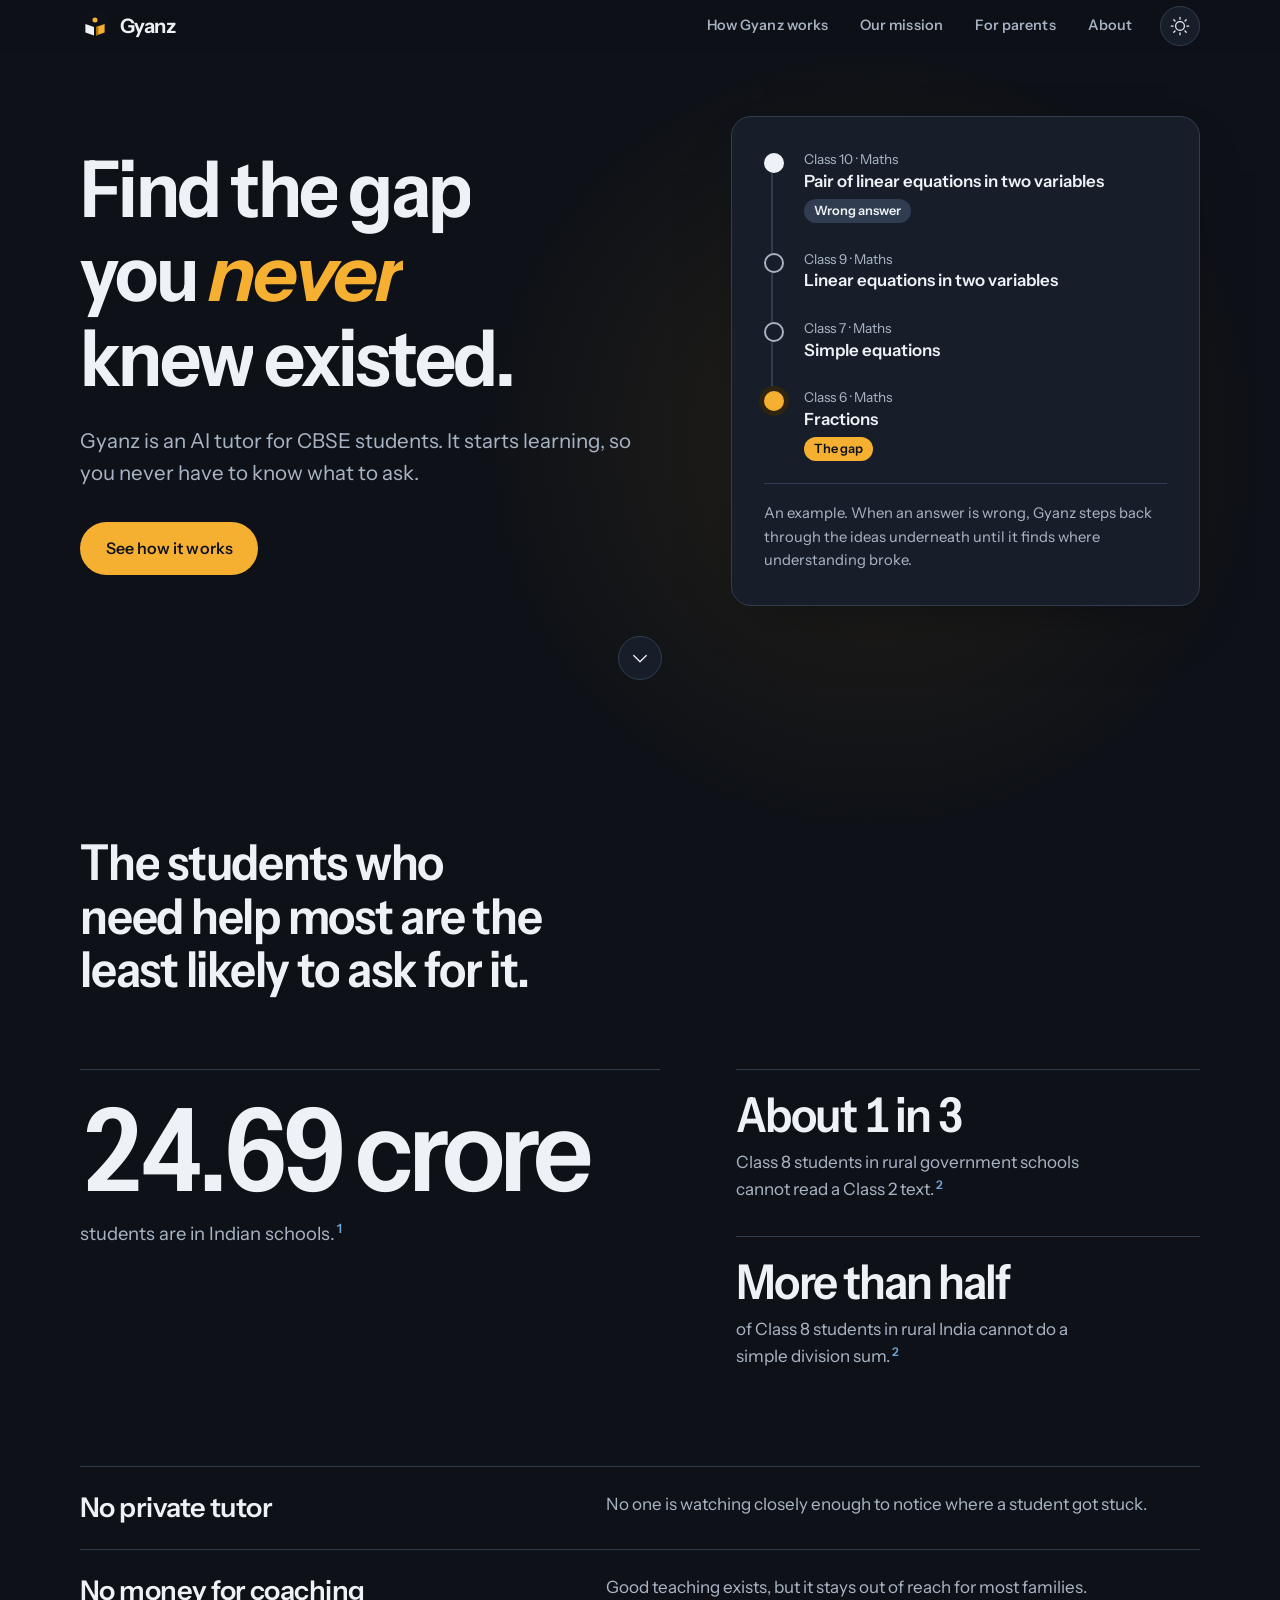
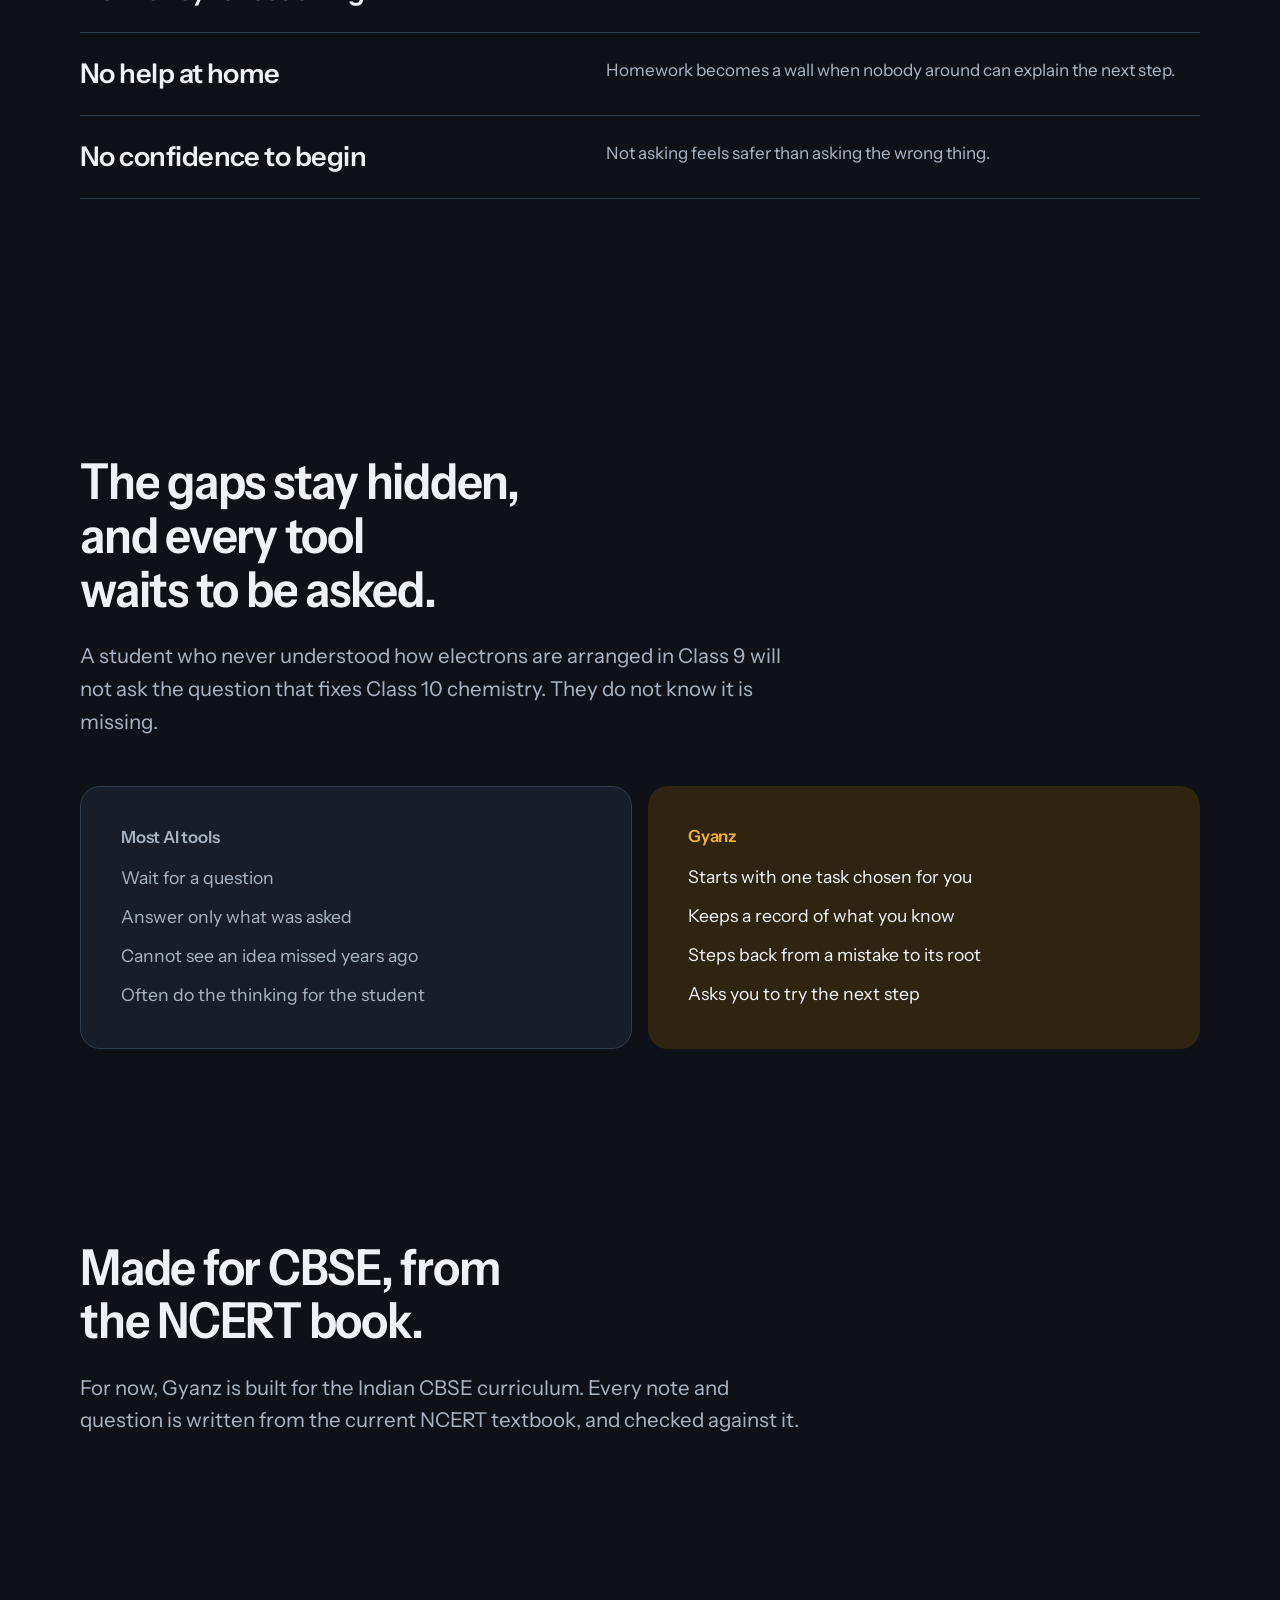
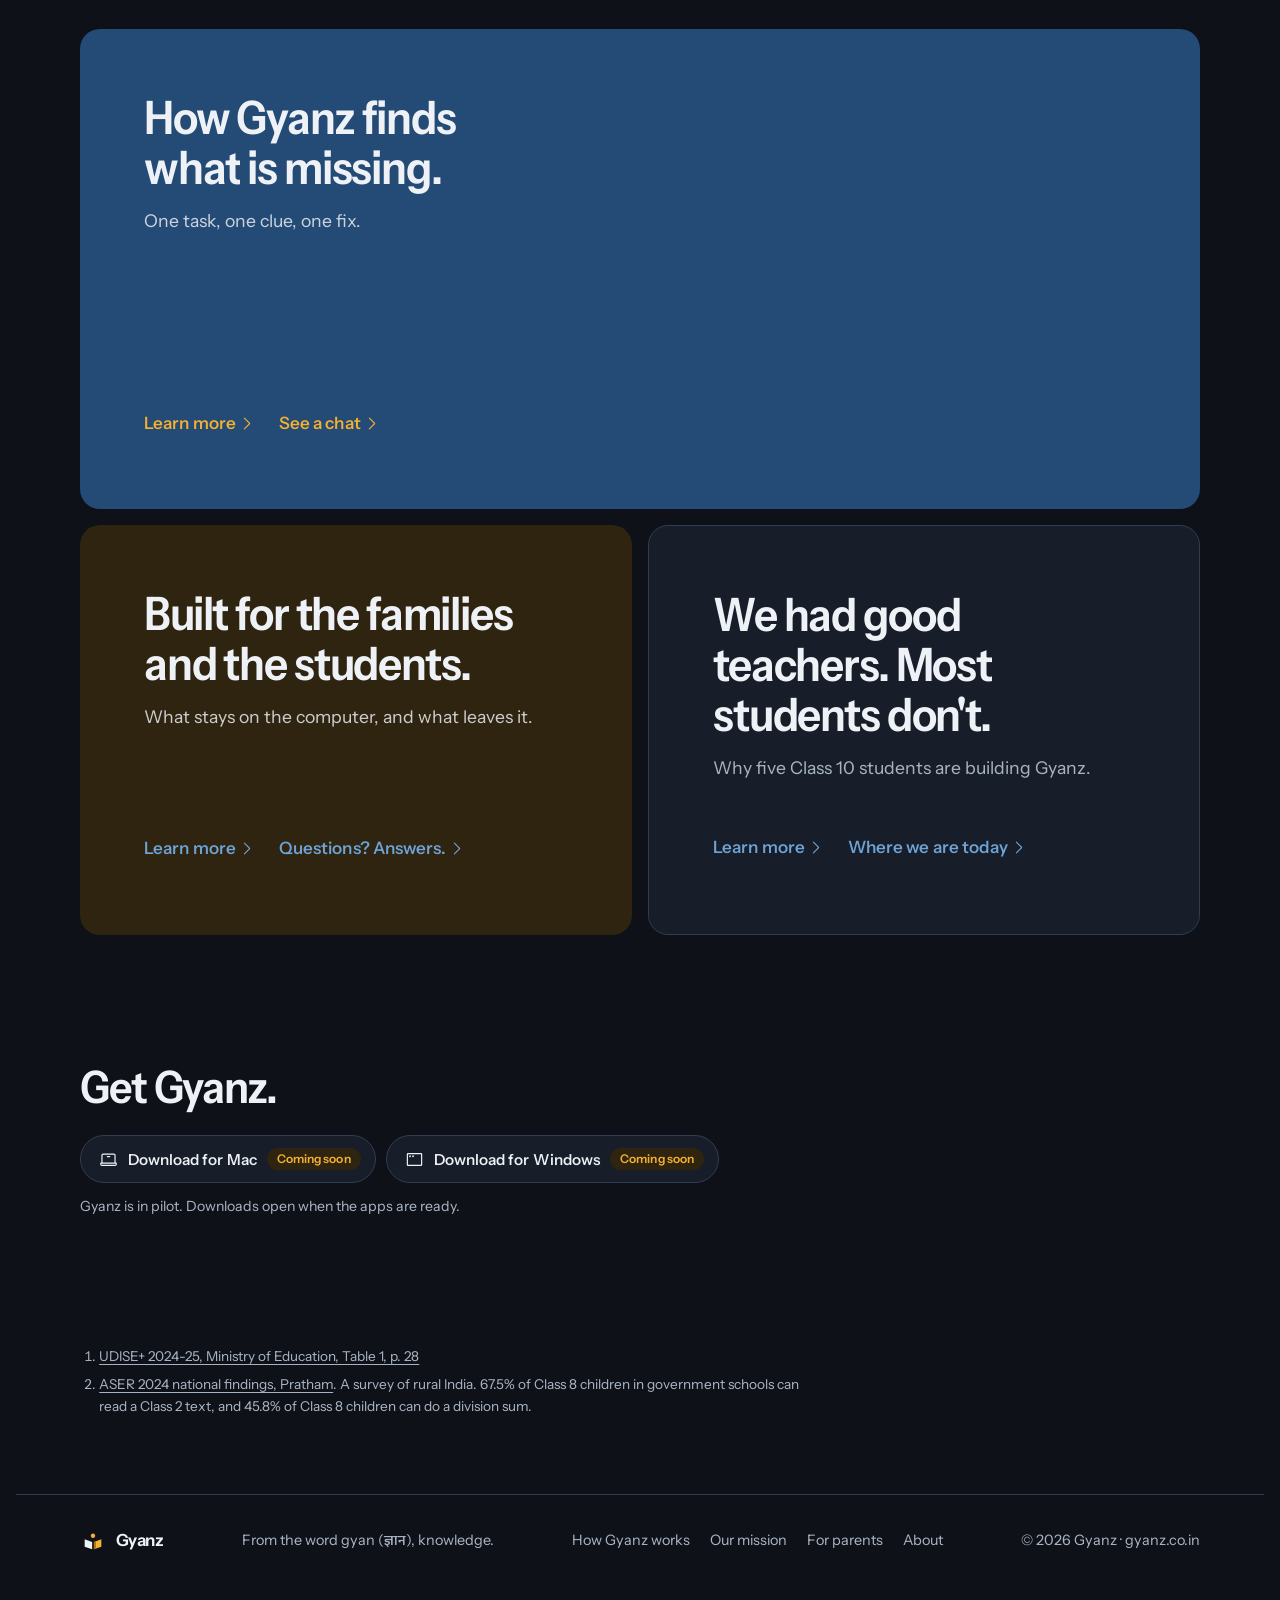
<file: index.html>
<!doctype html>
<html lang="en">
<meta charset="utf-8">
<meta name="viewport" content="width=device-width, initial-scale=1">
<link rel="icon" href="favicon.svg" type="image/svg+xml">
<script>try{var h=location.hostname;if(location.protocol==='http:'&&(h==='gyanz.co.in'||h.endsWith('.gyanz.co.in')))location.replace('https://'+location.host+location.pathname+location.search+location.hash)}catch(e){}</script>
<title>Gyanz</title>
<script>try{if(!location.hash)history.scrollRestoration='manual'}catch(e){}try{var n=performance.getEntriesByType('navigation')[0];if(!location.hash&&!(n&&n.type==='back_forward'))scrollTo(0,0)}catch(e){if(!location.hash)scrollTo(0,0)}document.documentElement.classList.add('js');(function(){var t='dark';try{t=localStorage.getItem('gyanz-theme')==='light'?'light':'dark'}catch(e){}document.documentElement.setAttribute('data-theme',t)})();</script>
<meta name="description" content="Gyanz is an AI tutor for CBSE students. It finds the gap you did not know you had and helps you fix it.">
<meta name="theme-color" content="#0E1117">
<link rel="canonical" href="https://gyanz.co.in/">
<meta property="og:type" content="website">
<meta property="og:site_name" content="Gyanz">
<meta property="og:title" content="Gyanz: find the gap you never knew existed">
<meta property="og:description" content="Gyanz is an AI tutor for CBSE students. It finds the gap you did not know you had and helps you fix it.">
<meta property="og:url" content="https://gyanz.co.in/">
<meta property="og:image" content="https://gyanz.co.in/og-image.png">
<meta property="og:image:width" content="1200">
<meta property="og:image:height" content="630">
<meta name="twitter:card" content="summary_large_image">
<link rel="preload" href="fonts/instrument-sans-latin-wdth-normal.woff2" as="font" type="font/woff2" crossorigin>
<link rel="stylesheet" href="vendor/lenis.css">
<link rel="stylesheet" href="site.css">
<a class="skip-link" href="#top">Skip to content</a>
<div class="progress" aria-hidden="true"><i></i></div>

<header class="nav" id="nav">
  <div class="wrap">
    <a class="brand" href="./" aria-label="Gyanz, home"><img class="mark" src="favicon.svg" alt="" width="30" height="30"><span class="name">Gyanz</span></a>
    <div class="nav-end">
    <nav aria-label="Pages">
      <ul>
        <li><a href="how-it-works/"><span class="nlong">How Gyanz works</span><span class="nshort" aria-hidden="true">How it works</span></a></li>
        <li><a href="mission/"><span class="nlong">Our mission</span><span class="nshort" aria-hidden="true">Mission</span></a></li>
        <li><a href="parents/"><span class="nlong">For parents</span><span class="nshort" aria-hidden="true">Parents</span></a></li>
        <li><a href="about/">About</a></li>
      </ul>
    </nav>
    <button class="theme" type="button" data-theme-toggle aria-label="Switch to light theme"><svg class="icon t-sun" aria-hidden="true" focusable="false" viewBox="0 0 256 256" fill="currentColor"><path d="M120,40V16a8,8,0,0,1,16,0V40a8,8,0,0,1-16,0Zm72,88a64,64,0,1,1-64-64A64.07,64.07,0,0,1,192,128Zm-16,0a48,48,0,1,0-48,48A48.05,48.05,0,0,0,176,128ZM58.34,69.66A8,8,0,0,0,69.66,58.34l-16-16A8,8,0,0,0,42.34,53.66Zm0,116.68-16,16a8,8,0,0,0,11.32,11.32l16-16a8,8,0,0,0-11.32-11.32ZM192,72a8,8,0,0,0,5.66-2.34l16-16a8,8,0,0,0-11.32-11.32l-16,16A8,8,0,0,0,192,72Zm5.66,114.34a8,8,0,0,0-11.32,11.32l16,16a8,8,0,0,0,11.32-11.32ZM48,128a8,8,0,0,0-8-8H16a8,8,0,0,0,0,16H40A8,8,0,0,0,48,128Zm80,80a8,8,0,0,0-8,8v24a8,8,0,0,0,16,0V216A8,8,0,0,0,128,208Zm112-88H216a8,8,0,0,0,0,16h24a8,8,0,0,0,0-16Z"/></svg><svg class="icon t-moon" aria-hidden="true" focusable="false" viewBox="0 0 256 256" fill="currentColor"><path d="M233.54,142.23a8,8,0,0,0-8-2,88.08,88.08,0,0,1-109.8-109.8,8,8,0,0,0-10-10,104.84,104.84,0,0,0-52.91,37A104,104,0,0,0,136,224a103.09,103.09,0,0,0,62.52-20.88,104.84,104.84,0,0,0,37-52.91A8,8,0,0,0,233.54,142.23ZM188.9,190.34A88,88,0,0,1,65.66,67.11a89,89,0,0,1,31.4-26A106,106,0,0,0,96,56,104.11,104.11,0,0,0,200,160a106,106,0,0,0,14.92-1.06A89,89,0,0,1,188.9,190.34Z"/></svg></button>
    </div>
  </div>
</header>

<main id="top">
  <section class="hero">
    <div class="wrap">
      <div class="copy">
        <h1>Find the gap you <em>never</em> knew existed.</h1>
        <p class="lead">Gyanz is an AI tutor for CBSE students. It starts learning, so you never have to know what to ask.</p>
        <a class="btn" href="how-it-works/">See how it works</a>
      </div>
      <div class="drift" data-drift>
        <figure class="trace" aria-label="Example: a wrong answer in Class 10 Maths traced back to fractions in Class 6">
          <ol>
            <li class="node wrong"><small>Class 10 · Maths</small><b>Pair of linear equations in two variables</b><span class="tag">Wrong answer</span></li>
            <li class="node"><small>Class 9 · Maths</small><b>Linear equations in two variables</b></li>
            <li class="node"><small>Class 7 · Maths</small><b>Simple equations</b></li>
            <li class="node gap"><small>Class 6 · Maths</small><b>Fractions</b><span class="tag">The gap</span></li>
          </ol>
          <figcaption>An example. When an answer is wrong, Gyanz steps back through the ideas underneath until it finds where understanding broke.</figcaption>
        </figure>
      </div>
    </div>
    <a class="scroll-cue" href="#problem" aria-label="Scroll down"><svg class="icon" aria-hidden="true" focusable="false" viewBox="0 0 256 256" fill="currentColor"><path d="M181.66,133.66l-80,80a8,8,0,0,1-11.32-11.32L164.69,128,90.34,53.66a8,8,0,0,1,11.32-11.32l80,80A8,8,0,0,1,181.66,133.66Z"/></svg></a>
  </section>

  <section class="problem" id="problem">
    <div class="wrap">
      <h2>The students who need help most are the least likely to ask for it.</h2>
      <div class="numbers">
        <div class="stat huge reveal"><span class="num">24.69 crore</span><p>students are in Indian schools.<sup><a href="#fn1" id="ref1">1</a></sup></p></div>
        <div class="side" data-stagger>
          <div class="stat reveal"><span class="num">About 1 in 3</span><p>Class 8 students in rural government schools cannot read a Class 2 text.<sup><a href="#fn2" id="ref2">2</a></sup></p></div>
          <div class="stat reveal"><span class="num">More than half</span><p>of Class 8 students in rural India cannot do a simple division sum.<sup><a href="#fn2">2</a></sup></p></div>
        </div>
      </div>
      <ul class="rows" data-stagger>
        <li class="reveal"><h3>No private tutor</h3><p>No one is watching closely enough to notice where a student got stuck.</p></li>
        <li class="reveal"><h3>No money for coaching</h3><p>Good teaching exists, but it stays out of reach for most families.</p></li>
        <li class="reveal"><h3>No help at home</h3><p>Homework becomes a wall when nobody around can explain the next step.</p></li>
        <li class="reveal"><h3>No confidence to begin</h3><p>Not asking feels safer than asking the wrong thing.</p></li>
      </ul>
    </div>
  </section>

  <section class="cause" id="cause">
    <div class="wrap">
      <h2>The gaps stay hidden, and every tool waits to be asked.</h2>
      <p class="lead reveal">A student who never understood how electrons are arranged in Class 9 will not ask the question that fixes Class 10 chemistry. They do not know it is missing.</p>
      <div class="versus" data-stagger>
        <div class="panel old reveal">
          <h3>Most AI tools</h3>
          <ul>
            <li>Wait for a question</li>
            <li>Answer only what was asked</li>
            <li>Cannot see an idea missed years ago</li>
            <li>Often do the thinking for the student</li>
          </ul>
        </div>
        <div class="panel new reveal">
          <h3>Gyanz</h3>
          <ul>
            <li>Starts with one task chosen for you</li>
            <li>Keeps a record of what you know</li>
            <li>Steps back from a mistake to its root</li>
            <li>Asks you to try the next step</li>
          </ul>
        </div>
      </div>
    </div>
  </section>

  <section class="curric" id="cbse">
    <div class="wrap">
      <h2>Made for CBSE, from the NCERT book.</h2>
      <p class="lead reveal">For now, Gyanz is built for the Indian CBSE curriculum. Every note and question is written from the current NCERT textbook, and checked against it.</p>
    </div>
  </section>

  <section class="teasers">
    <div class="wrap">
      <div class="tiles" data-stagger>
        <div class="tile big reveal">
          <h2>How Gyanz finds what is missing.</h2>
          <p>One task, one clue, one fix.</p>
          <div class="tlinks"><a class="tlink" href="how-it-works/">Learn more<svg class="icon" aria-hidden="true" focusable="false" viewBox="0 0 256 256" fill="currentColor"><path d="M181.66,133.66l-80,80a8,8,0,0,1-11.32-11.32L164.69,128,90.34,53.66a8,8,0,0,1,11.32-11.32l80,80A8,8,0,0,1,181.66,133.66Z"/></svg></a><a class="tlink" href="how-it-works/#chat">See a chat<svg class="icon" aria-hidden="true" focusable="false" viewBox="0 0 256 256" fill="currentColor"><path d="M181.66,133.66l-80,80a8,8,0,0,1-11.32-11.32L164.69,128,90.34,53.66a8,8,0,0,1,11.32-11.32l80,80A8,8,0,0,1,181.66,133.66Z"/></svg></a></div>
        </div>
        <div class="tile tint reveal">
          <h2>Built for the families and the students.</h2>
          <p>What stays on the computer, and what leaves it.</p>
          <div class="tlinks"><a class="tlink" href="parents/">Learn more<svg class="icon" aria-hidden="true" focusable="false" viewBox="0 0 256 256" fill="currentColor"><path d="M181.66,133.66l-80,80a8,8,0,0,1-11.32-11.32L164.69,128,90.34,53.66a8,8,0,0,1,11.32-11.32l80,80A8,8,0,0,1,181.66,133.66Z"/></svg></a><a class="tlink" href="parents/#faq">Questions? Answers.<svg class="icon" aria-hidden="true" focusable="false" viewBox="0 0 256 256" fill="currentColor"><path d="M181.66,133.66l-80,80a8,8,0,0,1-11.32-11.32L164.69,128,90.34,53.66a8,8,0,0,1,11.32-11.32l80,80A8,8,0,0,1,181.66,133.66Z"/></svg></a></div>
        </div>
        <div class="tile plain reveal">
          <h2>We had good teachers. Most students don't.</h2>
          <p>Why five Class 10 students are building Gyanz.</p>
          <div class="tlinks"><a class="tlink" href="about/">Learn more<svg class="icon" aria-hidden="true" focusable="false" viewBox="0 0 256 256" fill="currentColor"><path d="M181.66,133.66l-80,80a8,8,0,0,1-11.32-11.32L164.69,128,90.34,53.66a8,8,0,0,1,11.32-11.32l80,80A8,8,0,0,1,181.66,133.66Z"/></svg></a><a class="tlink" href="about/#today">Where we are today<svg class="icon" aria-hidden="true" focusable="false" viewBox="0 0 256 256" fill="currentColor"><path d="M181.66,133.66l-80,80a8,8,0,0,1-11.32-11.32L164.69,128,90.34,53.66a8,8,0,0,1,11.32-11.32l80,80A8,8,0,0,1,181.66,133.66Z"/></svg></a></div>
        </div>
      </div>
    </div>
  </section>

  <section class="closing">
    <div class="wrap">
      <h2>Get Gyanz.</h2>
      <div class="dl" role="group" aria-label="Downloads"><button type="button" disabled aria-describedby="dl-note-home"><svg class="icon" aria-hidden="true" focusable="false" viewBox="0 0 256 256" fill="currentColor"><path d="M232,168h-8V72a24,24,0,0,0-24-24H56A24,24,0,0,0,32,72v96H24a8,8,0,0,0-8,8v16a24,24,0,0,0,24,24H216a24,24,0,0,0,24-24V176A8,8,0,0,0,232,168ZM48,72a8,8,0,0,1,8-8H200a8,8,0,0,1,8,8v96H48ZM224,192a8,8,0,0,1-8,8H40a8,8,0,0,1-8-8v-8H224ZM152,88a8,8,0,0,1-8,8H112a8,8,0,0,1,0-16h32A8,8,0,0,1,152,88Z"/></svg><span>Download for Mac</span><em class="chip">Coming soon</em></button><button type="button" disabled aria-describedby="dl-note-home"><svg class="icon" aria-hidden="true" focusable="false" viewBox="0 0 256 256" fill="currentColor"><path d="M216,40H40A16,16,0,0,0,24,56V200a16,16,0,0,0,16,16H216a16,16,0,0,0,16-16V56A16,16,0,0,0,216,40Zm0,160H40V56H216V200ZM80,84A12,12,0,1,1,68,72,12,12,0,0,1,80,84Zm40,0a12,12,0,1,1-12-12A12,12,0,0,1,120,84Z"/></svg><span>Download for Windows</span><em class="chip">Coming soon</em></button></div>
        <p class="dl-note" id="dl-note-home">Gyanz is in pilot. Downloads open when the apps are ready.</p>
    </div>
  </section>

  <aside class="footnotes" aria-labelledby="fn-h">
    <div class="wrap">
      <h2 class="vh" id="fn-h">Footnotes</h2>
      <ol>
        <li id="fn1"><a href="https://dashboard.udiseplus.gov.in/report-new-v.6-demo2025/static/media/UDISE%2B2024_25_Booklet_existing.118ba29d4773e6372f72.pdf" target="_blank" rel="noopener">UDISE+ 2024-25, Ministry of Education, Table 1, p. 28</a></li>
        <li id="fn2"><a href="https://asercentre.org/wp-content/uploads/2022/12/ASER-2024-National-findings.pdf" target="_blank" rel="noopener">ASER 2024 national findings, Pratham</a>. A survey of rural India. 67.5% of Class 8 children in government schools can read a Class 2 text, and 45.8% of Class 8 children can do a division sum.</li>
      </ol>
    </div>
  </aside>
</main>

<footer>
  <div class="wrap">
    <a class="brand" href="./"><img class="mark" src="favicon.svg" alt="" width="30" height="30">Gyanz</a>
    <span>From the word gyan (<span lang="hi" class="hi">ज्ञान</span>), knowledge.</span>
    <nav class="links" aria-label="Footer"><a href="how-it-works/">How Gyanz works</a><a href="mission/">Our mission</a><a href="parents/">For parents</a><a href="about/">About</a></nav>
    <span>© 2026 Gyanz · gyanz.co.in</span>
  </div>
</footer>

<script src="vendor/lenis.min.js" defer></script>
<script src="site.js" defer></script>
</html>
</file>
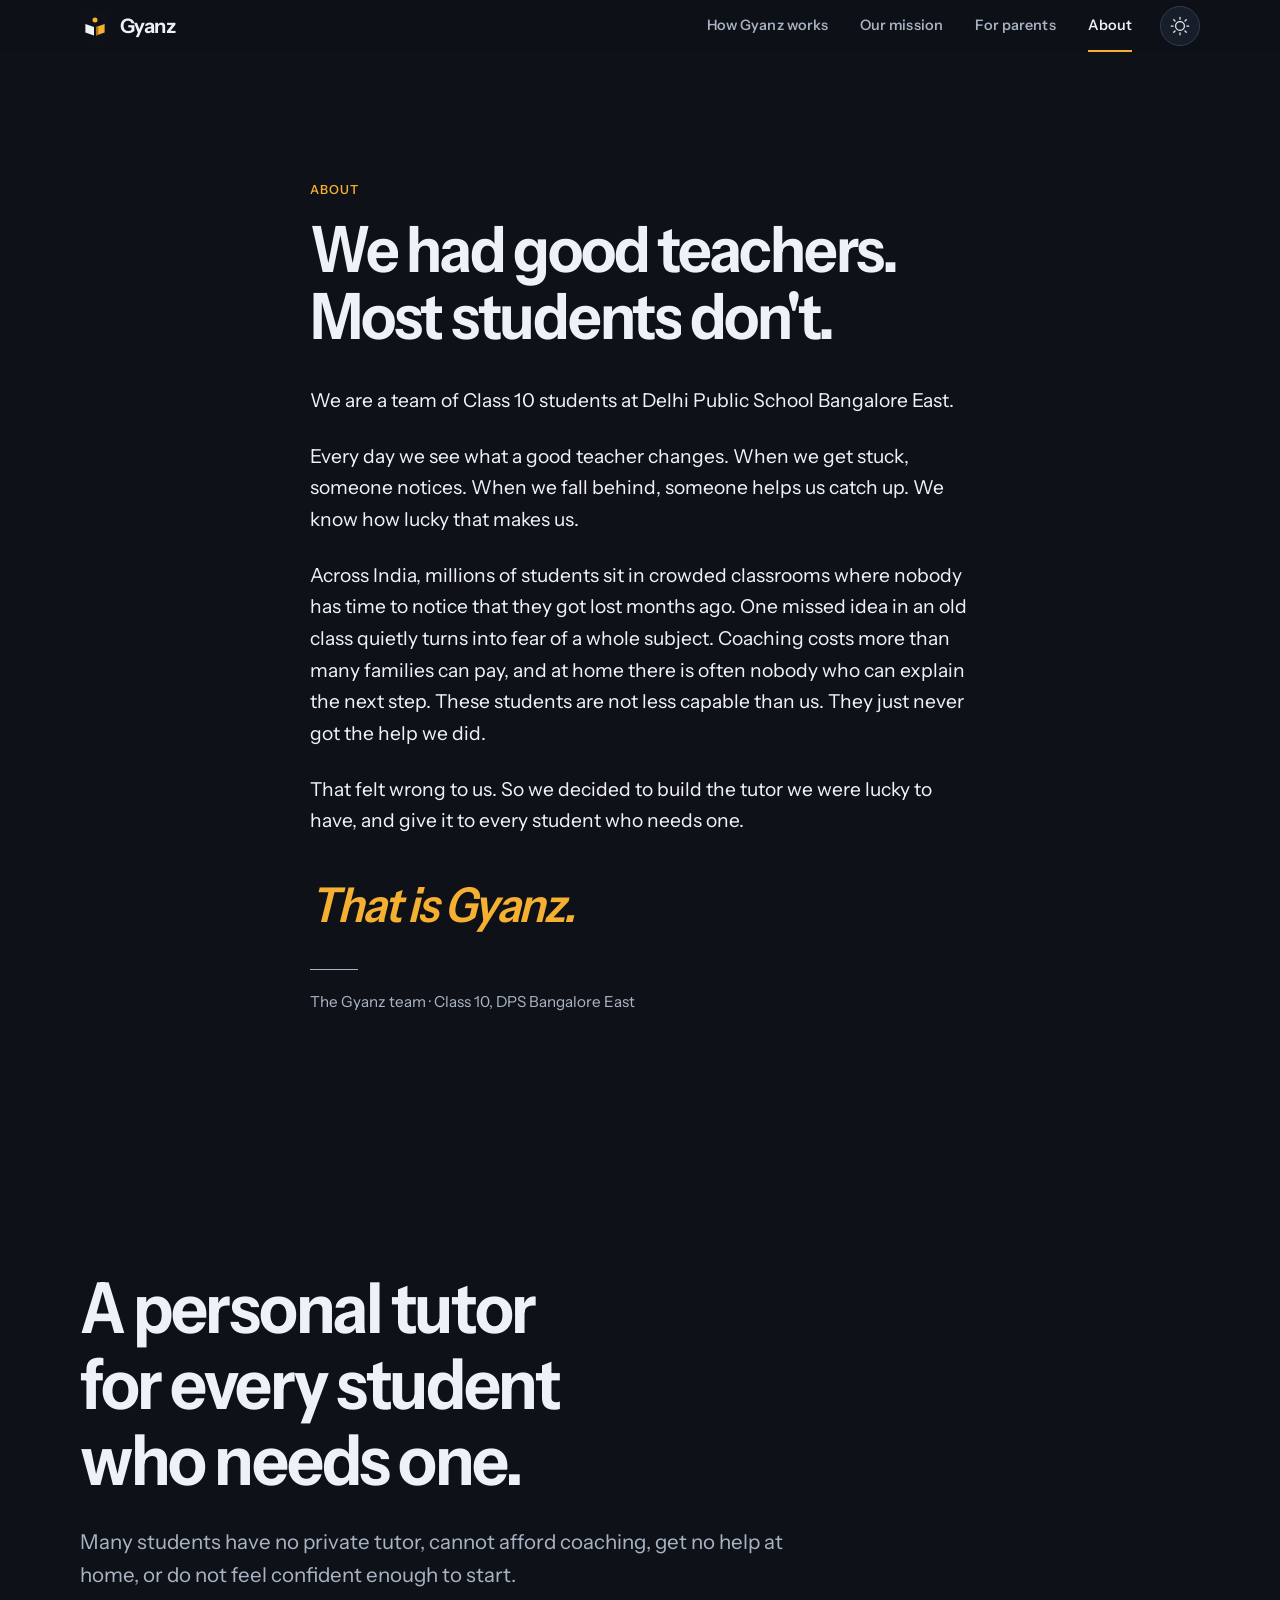
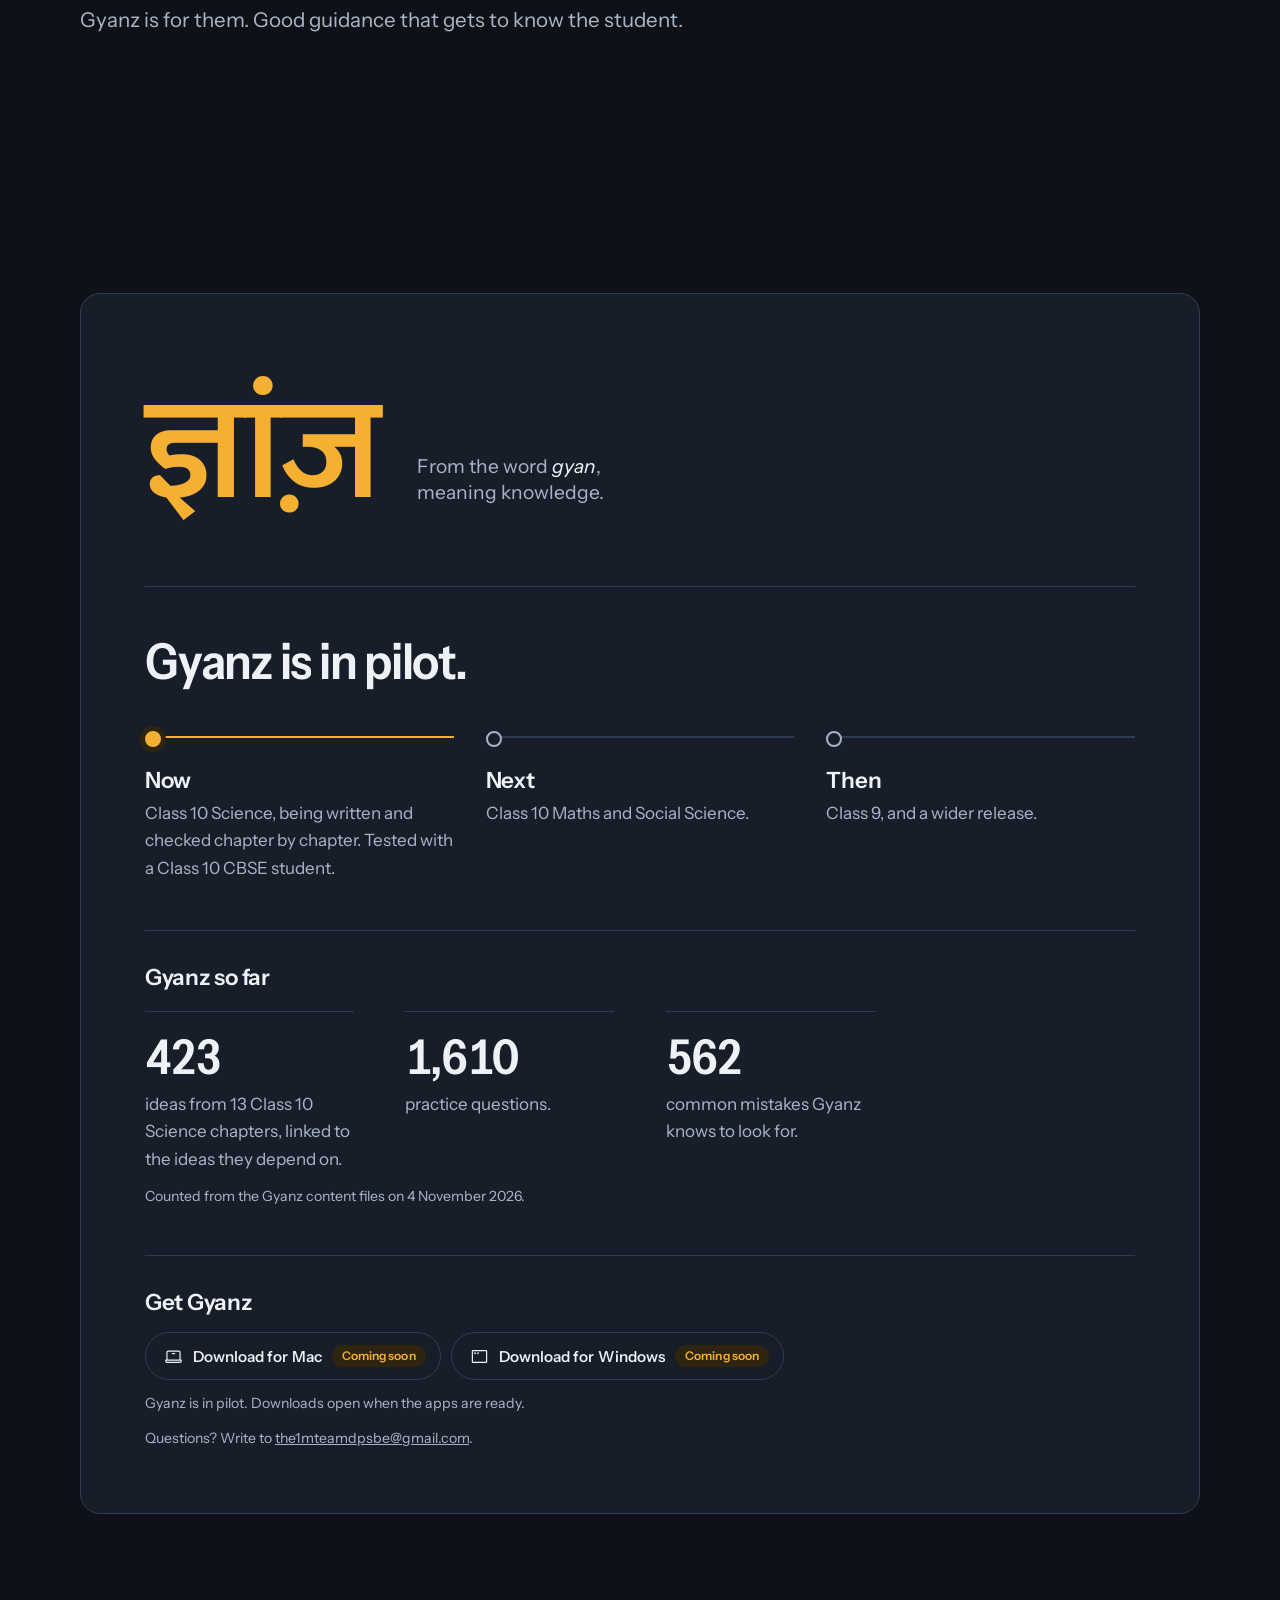
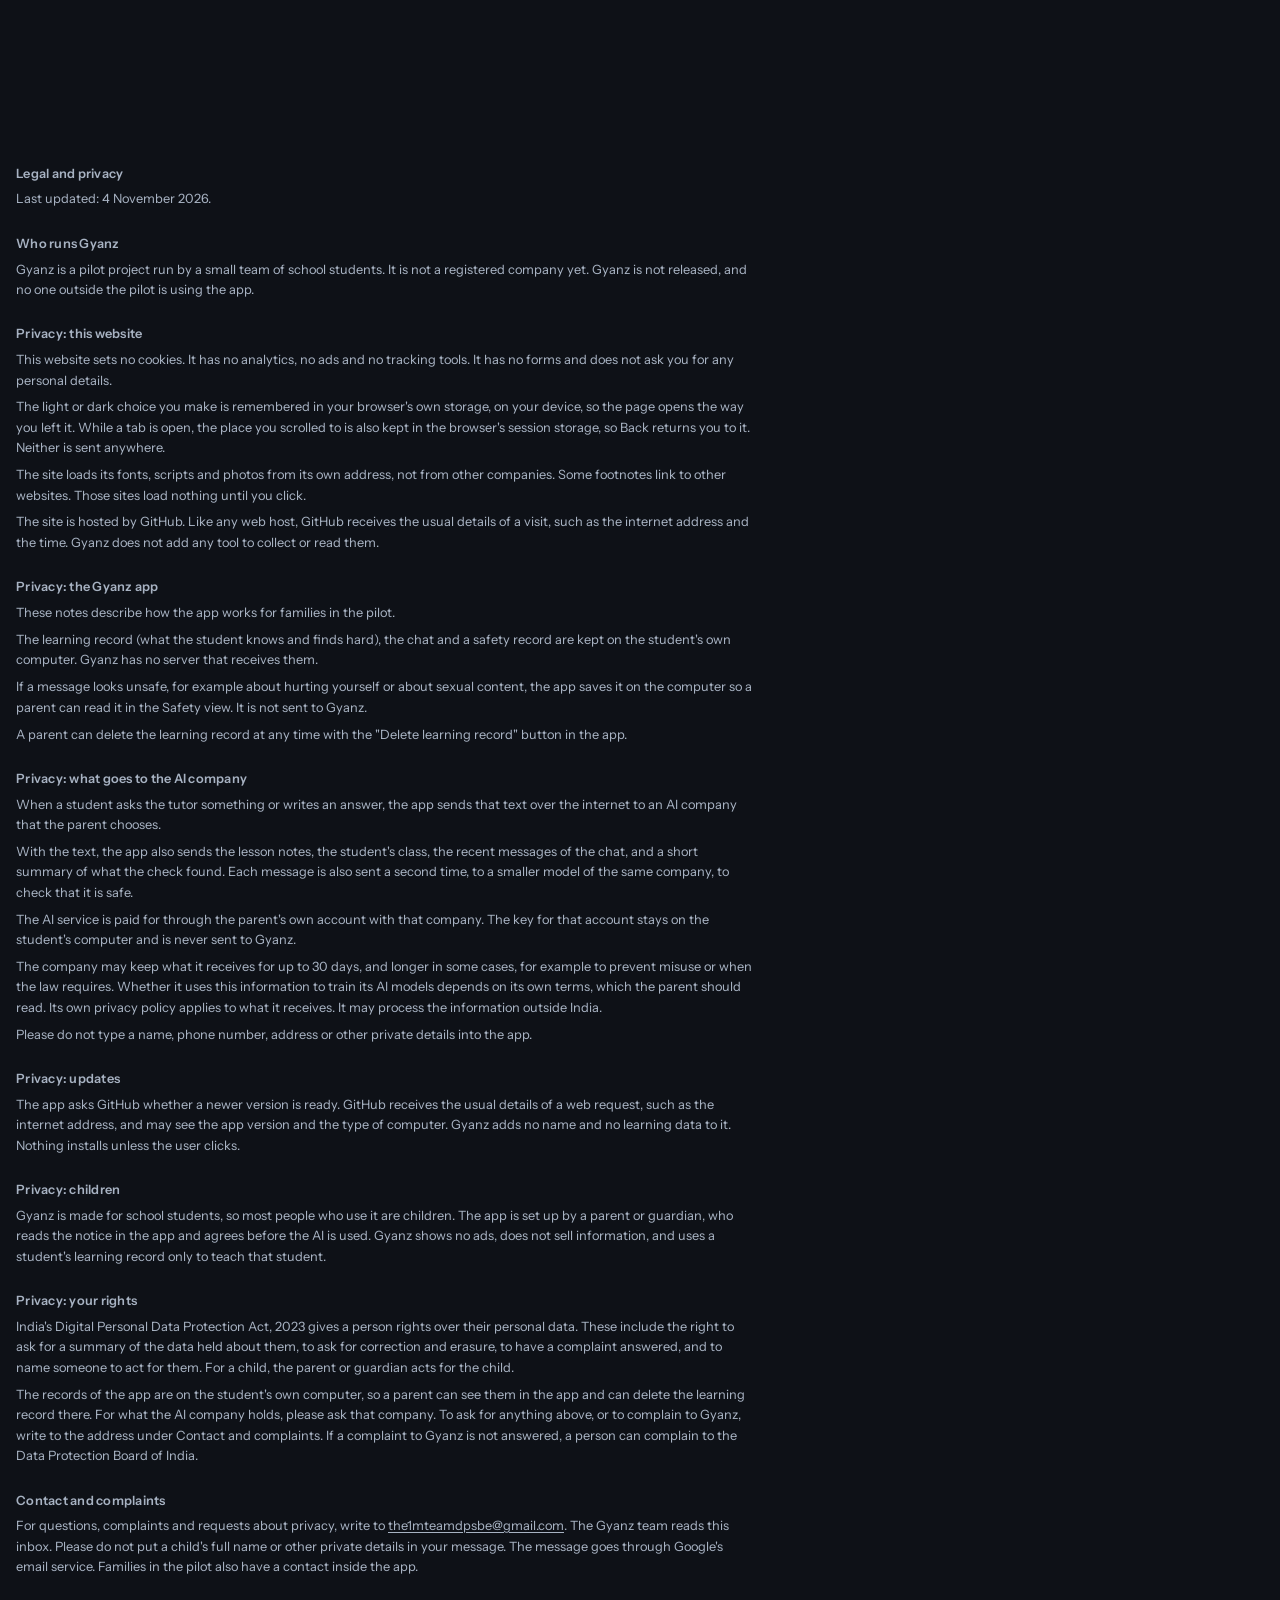
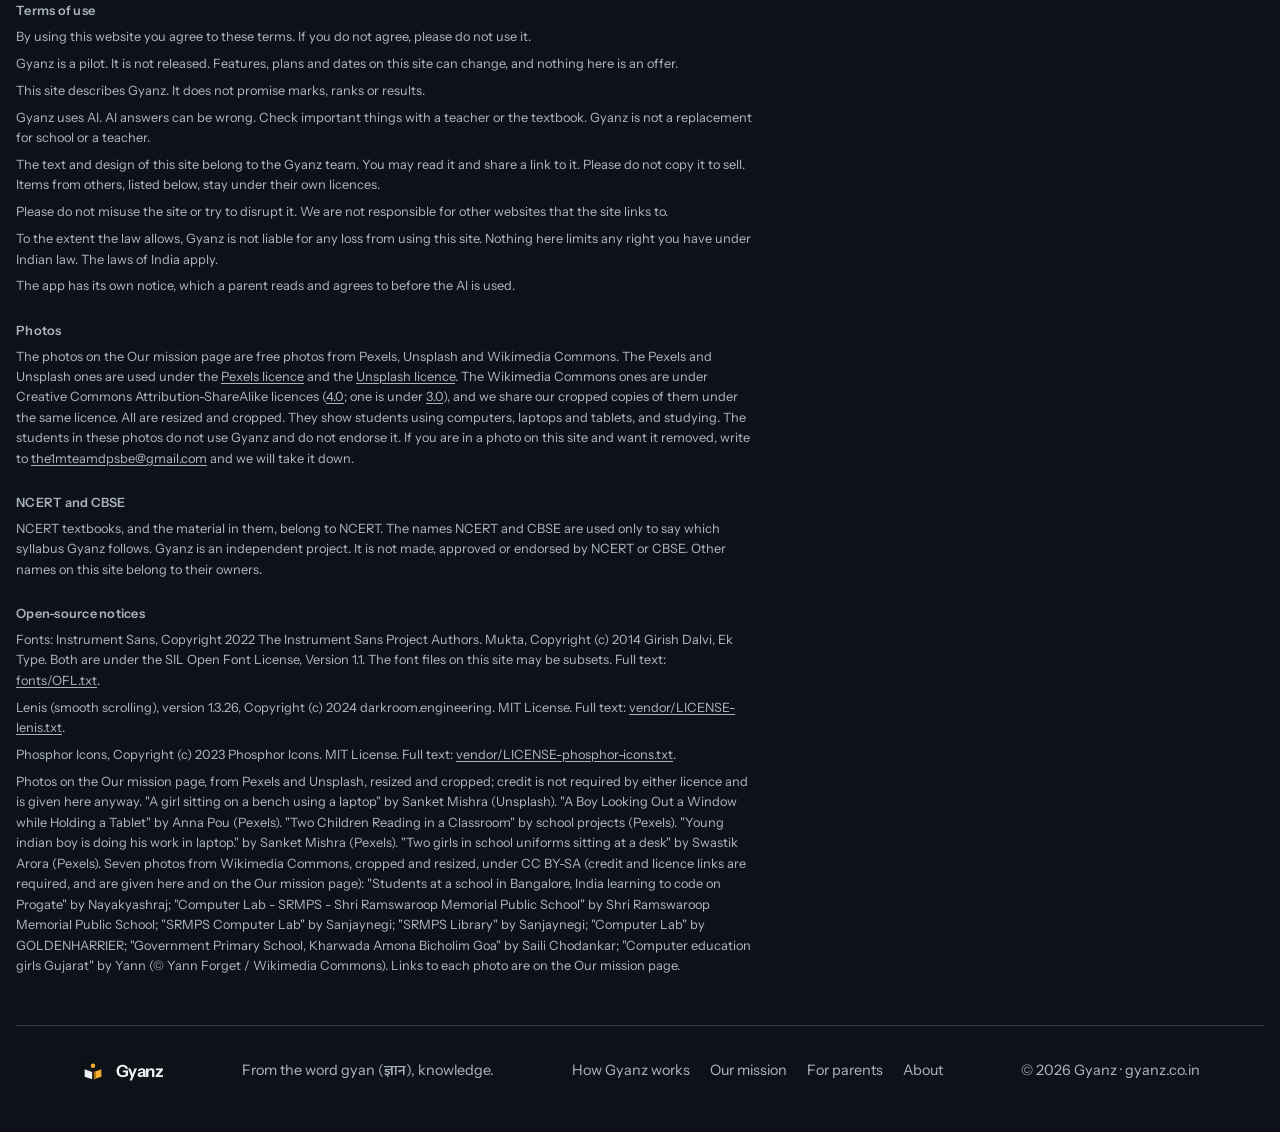
<file: about/index.html>
<!doctype html>
<html lang="en">
<meta charset="utf-8">
<meta name="viewport" content="width=device-width, initial-scale=1">
<link rel="icon" href="../favicon.svg" type="image/svg+xml">
<script>try{var h=location.hostname;if(location.protocol==='http:'&&(h==='gyanz.co.in'||h.endsWith('.gyanz.co.in')))location.replace('https://'+location.host+location.pathname+location.search+location.hash)}catch(e){}</script>
<title>About · Gyanz</title>
<script>try{if(!location.hash)history.scrollRestoration='manual'}catch(e){}try{var n=performance.getEntriesByType('navigation')[0];if(!location.hash&&!(n&&n.type==='back_forward'))scrollTo(0,0)}catch(e){if(!location.hash)scrollTo(0,0)}document.documentElement.classList.add('js');(function(){var t='dark';try{t=localStorage.getItem('gyanz-theme')==='light'?'light':'dark'}catch(e){}document.documentElement.setAttribute('data-theme',t)})();</script>
<meta name="description" content="Why we are building Gyanz, where it is today, and what is next.">
<meta name="theme-color" content="#0E1117">
<link rel="canonical" href="https://gyanz.co.in/about/">
<meta property="og:type" content="website">
<meta property="og:site_name" content="Gyanz">
<meta property="og:title" content="About · Gyanz">
<meta property="og:description" content="Why we are building Gyanz, where it is today, and what is next.">
<meta property="og:url" content="https://gyanz.co.in/about/">
<meta property="og:image" content="https://gyanz.co.in/og-image.png">
<meta property="og:image:width" content="1200">
<meta property="og:image:height" content="630">
<meta name="twitter:card" content="summary_large_image">
<link rel="preload" href="../fonts/instrument-sans-latin-wdth-normal.woff2" as="font" type="font/woff2" crossorigin>
<link rel="stylesheet" href="../vendor/lenis.css">
<link rel="stylesheet" href="../site.css">
<a class="skip-link" href="#top">Skip to content</a>
<div class="progress" aria-hidden="true"><i></i></div>

<header class="nav" id="nav">
  <div class="wrap">
    <a class="brand" href="../" aria-label="Gyanz, home"><img class="mark" src="../favicon.svg" alt="" width="30" height="30"><span class="name">Gyanz</span></a>
    <div class="nav-end">
    <nav aria-label="Pages">
      <ul>
        <li><a href="../how-it-works/"><span class="nlong">How Gyanz works</span><span class="nshort" aria-hidden="true">How it works</span></a></li>
        <li><a href="../mission/"><span class="nlong">Our mission</span><span class="nshort" aria-hidden="true">Mission</span></a></li>
        <li><a href="../parents/"><span class="nlong">For parents</span><span class="nshort" aria-hidden="true">Parents</span></a></li>
        <li><a href="../about/" aria-current="page">About</a></li>
      </ul>
    </nav>
    <button class="theme" type="button" data-theme-toggle aria-label="Switch to light theme"><svg class="icon t-sun" aria-hidden="true" focusable="false" viewBox="0 0 256 256" fill="currentColor"><path d="M120,40V16a8,8,0,0,1,16,0V40a8,8,0,0,1-16,0Zm72,88a64,64,0,1,1-64-64A64.07,64.07,0,0,1,192,128Zm-16,0a48,48,0,1,0-48,48A48.05,48.05,0,0,0,176,128ZM58.34,69.66A8,8,0,0,0,69.66,58.34l-16-16A8,8,0,0,0,42.34,53.66Zm0,116.68-16,16a8,8,0,0,0,11.32,11.32l16-16a8,8,0,0,0-11.32-11.32ZM192,72a8,8,0,0,0,5.66-2.34l16-16a8,8,0,0,0-11.32-11.32l-16,16A8,8,0,0,0,192,72Zm5.66,114.34a8,8,0,0,0-11.32,11.32l16,16a8,8,0,0,0,11.32-11.32ZM48,128a8,8,0,0,0-8-8H16a8,8,0,0,0,0,16H40A8,8,0,0,0,48,128Zm80,80a8,8,0,0,0-8,8v24a8,8,0,0,0,16,0V216A8,8,0,0,0,128,208Zm112-88H216a8,8,0,0,0,0,16h24a8,8,0,0,0,0-16Z"/></svg><svg class="icon t-moon" aria-hidden="true" focusable="false" viewBox="0 0 256 256" fill="currentColor"><path d="M233.54,142.23a8,8,0,0,0-8-2,88.08,88.08,0,0,1-109.8-109.8,8,8,0,0,0-10-10,104.84,104.84,0,0,0-52.91,37A104,104,0,0,0,136,224a103.09,103.09,0,0,0,62.52-20.88,104.84,104.84,0,0,0,37-52.91A8,8,0,0,0,233.54,142.23ZM188.9,190.34A88,88,0,0,1,65.66,67.11a89,89,0,0,1,31.4-26A106,106,0,0,0,96,56,104.11,104.11,0,0,0,200,160a106,106,0,0,0,14.92-1.06A89,89,0,0,1,188.9,190.34Z"/></svg></button>
    </div>
  </div>
</header>

<main id="top">
  <section class="about" id="about">
    <div class="wrap">
      <div class="prose">
        <span class="eyebrow">About</span>
        <h1 data-scrub>We had good teachers. Most students don't.</h1>
        <p class="reveal">We are a team of&nbsp;Class 10 students at Delhi Public School Bangalore East.</p>
        <p class="reveal">Every day we see what a good teacher changes. When we get stuck, someone notices. When we fall behind, someone helps us catch up. We know how lucky that makes us.</p>
        <p class="reveal">Across India, millions of students sit in crowded classrooms where nobody has time to notice that they got lost months ago. One missed idea in an old class quietly turns into fear of a whole subject. Coaching costs more than many families can pay, and at home there is often nobody who can explain the next step. These students are not less capable than us. They just never got the help we did.</p>
        <p class="reveal">That felt wrong to us. So we decided to build the tutor we were lucky to have, and give it to every student who needs one.</p>
        <p class="closer" data-scrub>That is Gyanz.</p>
        <p class="sign reveal">The Gyanz team · Class 10, DPS Bangalore East</p>
      </div>
    </div>
  </section>

  <section class="vision" id="vision">
    <div class="wrap">
      <h2 class="statement" data-scrub>A personal tutor for every student who needs one.</h2>
      <p class="lead reveal">Many students have no private tutor, cannot afford coaching, get no help at home, or do not feel confident enough to start.</p>
      <p class="lead reveal">Gyanz is for them. Good guidance that gets to know the student.</p>
    </div>
  </section>

  <section class="status" id="today">
    <div class="wrap">
      <div class="box">
        <div class="wordmark">
          <span class="hi-big" lang="hi" role="img" aria-label="Gyanz, written in Hindi">ज्ञांज़</span>
          <span class="from">From the word <em>gyan</em>, meaning knowledge.</span>
        </div>
        <h2 class="today-h">Gyanz is in pilot.</h2>
        <ol class="tl" data-stagger>
          <li class="now reveal"><h3>Now</h3><p>Class 10 Science, being written and checked chapter by chapter. Tested with a Class 10 CBSE student.</p></li>
          <li class="reveal"><h3>Next</h3><p>Class 10 Maths and Social Science.</p></li>
          <li class="reveal"><h3>Then</h3><p>Class 9, and a wider release.</p></li>
        </ol>
        <div class="sofar">
          <h3>Gyanz so far</h3>
          <div class="stats" data-stagger>
            <div class="stat reveal"><span class="num" data-count="432">432</span><p>ideas from 13 Class 10 Science chapters, linked to the ideas they depend on.</p></div>
            <div class="stat reveal"><span class="num" data-count="1645">1,645</span><p>practice questions.</p></div>
            <div class="stat reveal"><span class="num" data-count="575">575</span><p>common mistakes Gyanz knows to look for.</p></div>
          </div>
          <p class="dl-note">Counted from the Gyanz content files on 4 November 2026.</p>
        </div>
        <div class="get"><h3>Get Gyanz</h3>
          <div class="dl" role="group" aria-label="Downloads"><button type="button" disabled aria-describedby="dl-note-about"><svg class="icon" aria-hidden="true" focusable="false" viewBox="0 0 256 256" fill="currentColor"><path d="M232,168h-8V72a24,24,0,0,0-24-24H56A24,24,0,0,0,32,72v96H24a8,8,0,0,0-8,8v16a24,24,0,0,0,24,24H216a24,24,0,0,0,24-24V176A8,8,0,0,0,232,168ZM48,72a8,8,0,0,1,8-8H200a8,8,0,0,1,8,8v96H48ZM224,192a8,8,0,0,1-8,8H40a8,8,0,0,1-8-8v-8H224ZM152,88a8,8,0,0,1-8,8H112a8,8,0,0,1,0-16h32A8,8,0,0,1,152,88Z"/></svg><span>Download for Mac</span><em class="chip">Coming soon</em></button><button type="button" disabled aria-describedby="dl-note-about"><svg class="icon" aria-hidden="true" focusable="false" viewBox="0 0 256 256" fill="currentColor"><path d="M216,40H40A16,16,0,0,0,24,56V200a16,16,0,0,0,16,16H216a16,16,0,0,0,16-16V56A16,16,0,0,0,216,40Zm0,160H40V56H216V200ZM80,84A12,12,0,1,1,68,72,12,12,0,0,1,80,84Zm40,0a12,12,0,1,1-12-12A12,12,0,0,1,120,84Z"/></svg><span>Download for Windows</span><em class="chip">Coming soon</em></button></div>
        <p class="dl-note" id="dl-note-about">Gyanz is in pilot. Downloads open when the apps are ready.</p>
        <p class="dl-note">Questions? Write to <a href="mailto:the1mteamdpsbe@gmail.com">the1mteamdpsbe@gmail.com</a>.</p>
        </div>
      </div>
    </div>
  </section>

  <section class="legal" id="legal" aria-labelledby="legal-h">
    <div class="wrap">
      <h2 id="legal-h">Legal and privacy</h2>
      <p>Last updated: 4 November 2026.</p>
      <h3>Who runs Gyanz</h3>
      <p>Gyanz is a pilot project run by a small team of school students. It is not a registered company yet. Gyanz is not released, and no one outside the pilot is using the app.</p>
      <h3>Privacy: this website</h3>
      <p>This website sets no cookies. It has no analytics, no ads and no tracking tools. It has no forms and does not ask you for any personal details.</p>
      <p>The light or dark choice you make is remembered in your browser's own storage, on your device, so the page opens the way you left it. While a tab is open, the place you scrolled to is also kept in the browser's session storage, so Back returns you to it. Neither is sent anywhere.</p>
      <p>The site loads its fonts, scripts and photos from its own address, not from other companies. Some footnotes link to other websites. Those sites load nothing until you click.</p>
      <p>The site is hosted by GitHub. Like any web host, GitHub receives the usual details of a visit, such as the internet address and the time. Gyanz does not add any tool to collect or read them.</p>
      <h3>Privacy: the Gyanz app</h3>
      <p>These notes describe how the app works for families in the pilot.</p>
      <p>The learning record (what the student knows and finds hard), the chat and a safety record are kept on the student's own computer. Gyanz has no server that receives them.</p>
      <p>If a message looks unsafe, for example about hurting yourself or about sexual content, the app saves it on the computer so a parent can read it in the Safety view. It is not sent to Gyanz.</p>
      <p>A parent can delete the learning record at any time with the "Delete learning record" button in the app.</p>
      <h3>Privacy: what goes to the AI company</h3>
      <p>When a student asks the tutor something or writes an answer, the app sends that text over the internet to an AI company that the parent chooses.</p>
      <p>With the text, the app also sends the lesson notes, the student's class, the recent messages of the chat, and a short summary of what the check found. Each message is also sent a second time, to a smaller model of the same company, to check that it is safe.</p>
      <p>The AI service is paid for through the parent's own account with that company. The key for that account stays on the student's computer and is never sent to Gyanz.</p>
      <p>The company may keep what it receives for up to 30 days, and longer in some cases, for example to prevent misuse or when the law requires. Whether it uses this information to train its AI models depends on its own terms, which the parent should read. Its own privacy policy applies to what it receives. It may process the information outside India.</p>
      <p>Please do not type a name, phone number, address or other private details into the app.</p>
      <h3>Privacy: updates</h3>
      <p>The app asks GitHub whether a newer version is ready. GitHub receives the usual details of a web request, such as the internet address, and may see the app version and the type of computer. Gyanz adds no name and no learning data to it. Nothing installs unless the user clicks.</p>
      <h3>Privacy: children</h3>
      <p>Gyanz is made for school students, so most people who use it are children. The app is set up by a parent or guardian, who reads the notice in the app and agrees before the AI is used. Gyanz shows no ads, does not sell information, and uses a student's learning record only to teach that student.</p>
      <h3>Privacy: your rights</h3>
      <p>India's Digital Personal Data Protection Act, 2023 gives a person rights over their personal data. These include the right to ask for a summary of the data held about them, to ask for correction and erasure, to have a complaint answered, and to name someone to act for them. For a child, the parent or guardian acts for the child.</p>
      <p>The records of the app are on the student's own computer, so a parent can see them in the app and can delete the learning record there. For what the AI company holds, please ask that company. To ask for anything above, or to complain to Gyanz, write to the address under Contact and complaints. If a complaint to Gyanz is not answered, a person can complain to the Data Protection Board of India.</p>
      <h3>Contact and complaints</h3>
      <p>For questions, complaints and requests about privacy, write to <a href="mailto:the1mteamdpsbe@gmail.com">the1mteamdpsbe@gmail.com</a>. The Gyanz team reads this inbox. Please do not put a child's full name or other private details in your message. The message goes through Google's email service. Families in the pilot also have a contact inside the app.</p>
      <h3>Terms of use</h3>
      <p>By using this website you agree to these terms. If you do not agree, please do not use it.</p>
      <p>Gyanz is a pilot. It is not released. Features, plans and dates on this site can change, and nothing here is an offer.</p>
      <p>This site describes Gyanz. It does not promise marks, ranks or results.</p>
      <p>Gyanz uses AI. AI answers can be wrong. Check important things with a teacher or the textbook. Gyanz is not a replacement for school or a teacher.</p>
      <p>The text and design of this site belong to the Gyanz team. You may read it and share a link to it. Please do not copy it to sell. Items from others, listed below, stay under their own licences.</p>
      <p>Please do not misuse the site or try to disrupt it. We are not responsible for other websites that the site links to.</p>
      <p>To the extent the law allows, Gyanz is not liable for any loss from using this site. Nothing here limits any right you have under Indian law. The laws of India apply.</p>
      <p>The app has its own notice, which a parent reads and agrees to before the AI is used.</p>
      <h3>Photos</h3>
      <p>The photos on the Our mission page are free photos from Pexels, Unsplash and Wikimedia Commons. The Pexels and Unsplash ones are used under the <a href="https://www.pexels.com/license/" target="_blank" rel="noopener">Pexels licence</a> and the <a href="https://unsplash.com/license" target="_blank" rel="noopener">Unsplash licence</a>. The Wikimedia Commons ones are under Creative Commons Attribution-ShareAlike licences (<a href="https://creativecommons.org/licenses/by-sa/4.0/" target="_blank" rel="noopener">4.0</a>; one is under <a href="https://creativecommons.org/licenses/by-sa/3.0/" target="_blank" rel="noopener">3.0</a>), and we share our cropped copies of them under the same licence. All are resized and cropped. They show students using computers, laptops and tablets, and studying. The students in these photos do not use Gyanz and do not endorse it. If you are in a photo on this site and want it removed, write to <a href="mailto:the1mteamdpsbe@gmail.com">the1mteamdpsbe@gmail.com</a> and we will take it down.</p>
      <h3>NCERT and CBSE</h3>
      <p>NCERT textbooks, and the material in them, belong to NCERT. The names NCERT and CBSE are used only to say which syllabus Gyanz follows. Gyanz is an independent project. It is not made, approved or endorsed by NCERT or CBSE. Other names on this site belong to their owners.</p>
      <h3>Open-source notices</h3>
      <p>Fonts: Instrument Sans, Copyright 2022 The Instrument Sans Project Authors. Mukta, Copyright (c) 2014 Girish Dalvi, Ek Type. Both are under the SIL Open Font License, Version 1.1. The font files on this site may be subsets. Full text: <a href="../fonts/OFL.txt">fonts/OFL.txt</a>.</p>
      <p>Lenis (smooth scrolling), version 1.3.26, Copyright (c) 2024 darkroom.engineering. MIT License. Full text: <a href="../vendor/LICENSE-lenis.txt">vendor/LICENSE-lenis.txt</a>.</p>
      <p>Phosphor Icons, Copyright (c) 2023 Phosphor Icons. MIT License. Full text: <a href="../vendor/LICENSE-phosphor-icons.txt">vendor/LICENSE-phosphor-icons.txt</a>.</p>
      <p>Photos on the Our mission page, from Pexels and Unsplash, resized and cropped; credit is not required by either licence and is given here anyway. "A girl sitting on a bench using a laptop" by Sanket Mishra (Unsplash). "A Boy Looking Out a Window while Holding a Tablet" by Anna Pou (Pexels). "Two Children Reading in a Classroom" by school projects (Pexels). "Young indian boy is doing his work in laptop." by Sanket Mishra (Pexels). "Two girls in school uniforms sitting at a desk" by Swastik Arora (Pexels). Seven photos from Wikimedia Commons, cropped and resized, under CC BY-SA (credit and licence links are required, and are given here and on the Our mission page): "Students at a school in Bangalore, India learning to code on Progate" by Nayakyashraj; "Computer Lab - SRMPS - Shri Ramswaroop Memorial Public School" by Shri Ramswaroop Memorial Public School; "SRMPS Computer Lab" by Sanjaynegi; "SRMPS Library" by Sanjaynegi; "Computer Lab" by GOLDENHARRIER; "Government Primary School, Kharwada Amona Bicholim Goa" by Saili Chodankar; "Computer education girls Gujarat" by Yann (© Yann Forget / Wikimedia Commons). Links to each photo are on the Our mission page.</p>
    </div>
  </section>
</main>

<footer>
  <div class="wrap">
    <a class="brand" href="../"><img class="mark" src="../favicon.svg" alt="" width="30" height="30">Gyanz</a>
    <span>From the word gyan (<span lang="hi" class="hi">ज्ञान</span>), knowledge.</span>
    <nav class="links" aria-label="Footer"><a href="../how-it-works/">How Gyanz works</a><a href="../mission/">Our mission</a><a href="../parents/">For parents</a><a href="../about/">About</a></nav>
    <span>© 2026 Gyanz · gyanz.co.in</span>
  </div>
</footer>

<script src="../vendor/lenis.min.js" defer></script>
<script src="../site.js" defer></script>
</html>
</file>
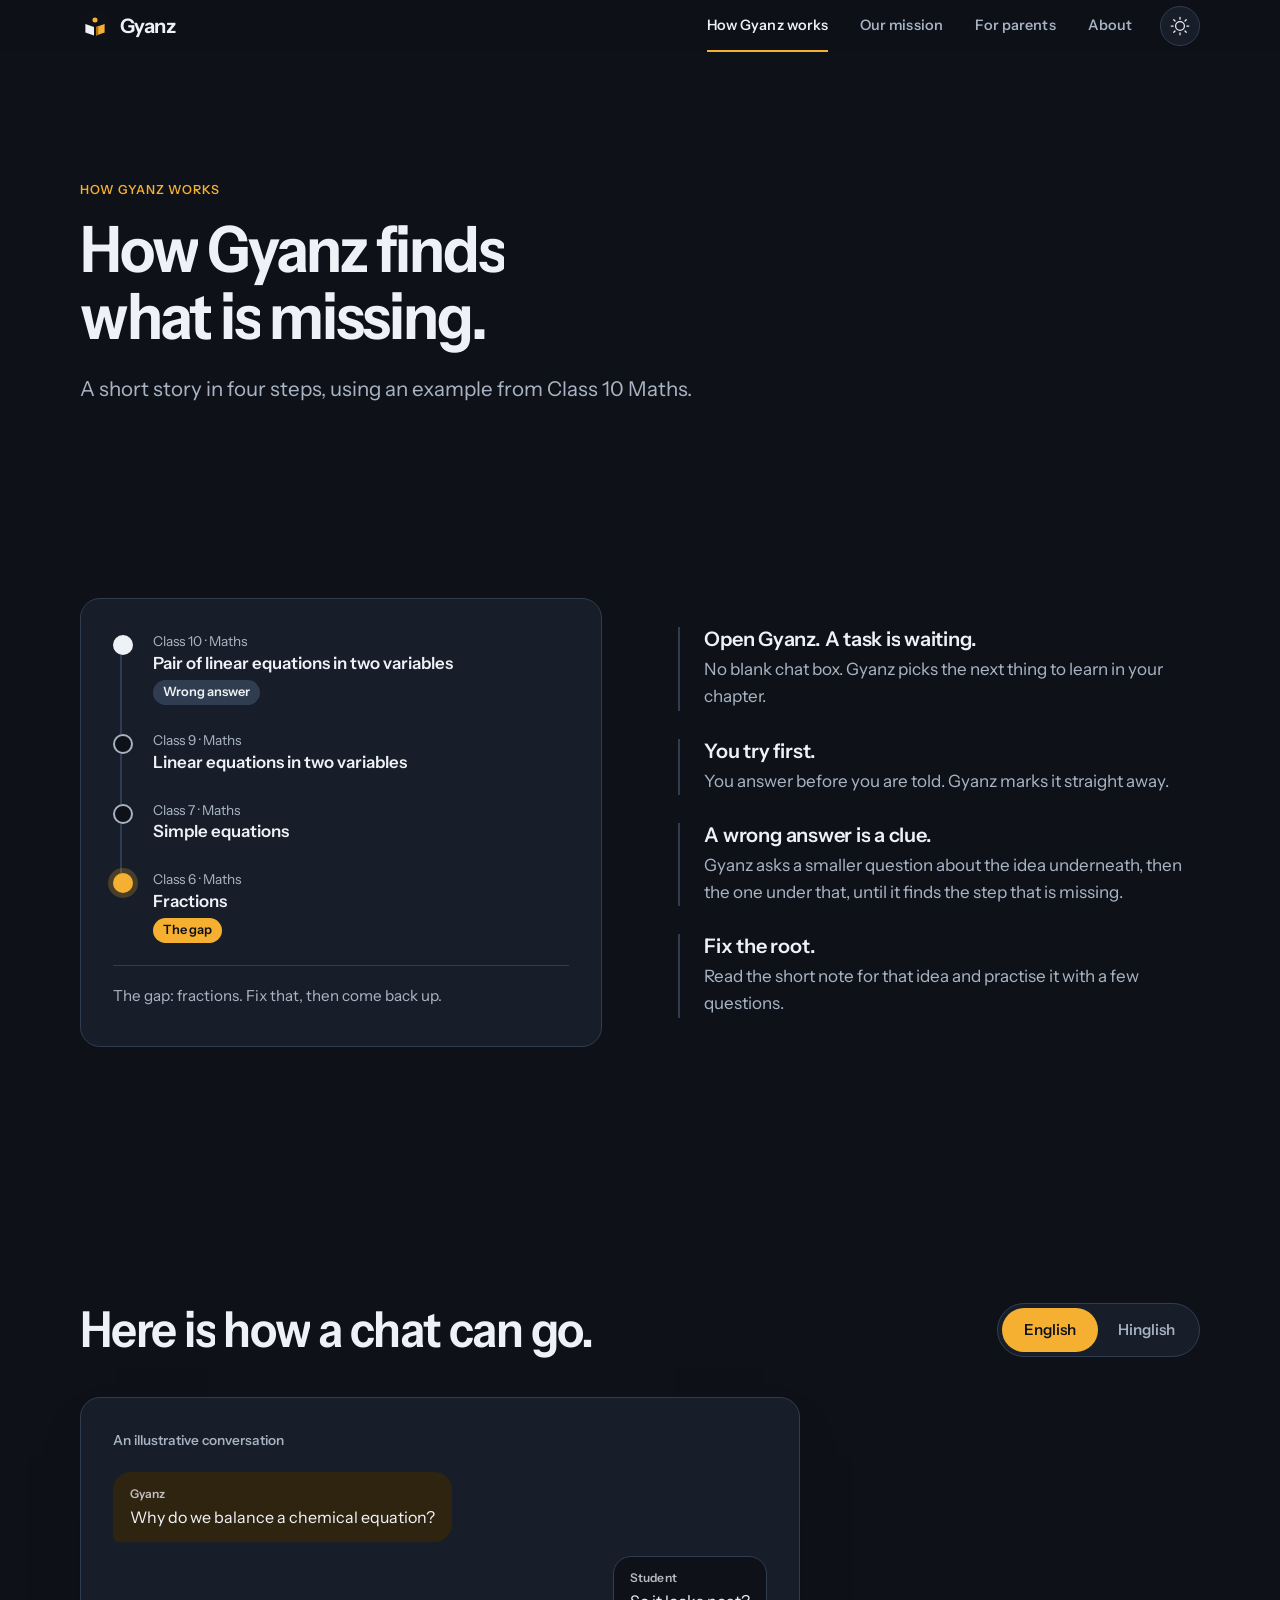
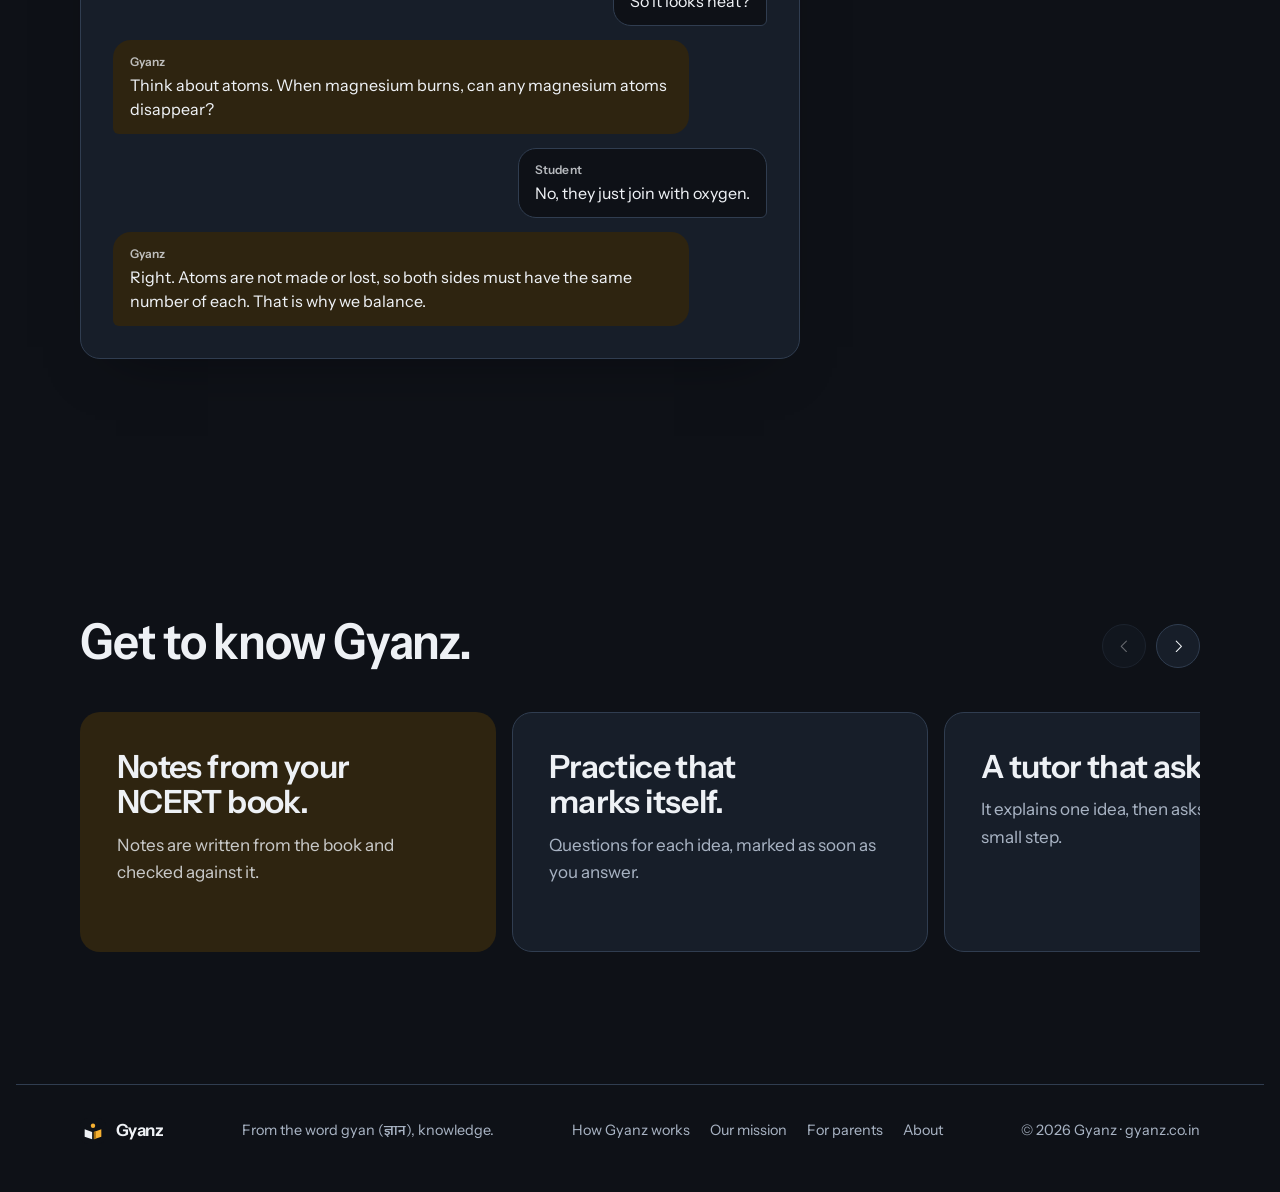
<file: how-it-works/index.html>
<!doctype html>
<html lang="en">
<meta charset="utf-8">
<meta name="viewport" content="width=device-width, initial-scale=1">
<link rel="icon" href="../favicon.svg" type="image/svg+xml">
<script>try{var h=location.hostname;if(location.protocol==='http:'&&(h==='gyanz.co.in'||h.endsWith('.gyanz.co.in')))location.replace('https://'+location.host+location.pathname+location.search+location.hash)}catch(e){}</script>
<title>How Gyanz works · Gyanz</title>
<script>try{if(!location.hash)history.scrollRestoration='manual'}catch(e){}try{var n=performance.getEntriesByType('navigation')[0];if(!location.hash&&!(n&&n.type==='back_forward'))scrollTo(0,0)}catch(e){if(!location.hash)scrollTo(0,0)}document.documentElement.classList.add('js');(function(){var t='dark';try{t=localStorage.getItem('gyanz-theme')==='light'?'light':'dark'}catch(e){}document.documentElement.setAttribute('data-theme',t)})();</script>
<meta name="description" content="One task, one clue, one fix. How Gyanz finds the idea a student missed and helps fix it.">
<meta name="theme-color" content="#0E1117">
<link rel="canonical" href="https://gyanz.co.in/how-it-works/">
<meta property="og:type" content="website">
<meta property="og:site_name" content="Gyanz">
<meta property="og:title" content="How Gyanz works · Gyanz">
<meta property="og:description" content="One task, one clue, one fix. How Gyanz finds the idea a student missed and helps fix it.">
<meta property="og:url" content="https://gyanz.co.in/how-it-works/">
<meta property="og:image" content="https://gyanz.co.in/og-image.png">
<meta property="og:image:width" content="1200">
<meta property="og:image:height" content="630">
<meta name="twitter:card" content="summary_large_image">
<link rel="preload" href="../fonts/instrument-sans-latin-wdth-normal.woff2" as="font" type="font/woff2" crossorigin>
<link rel="stylesheet" href="../vendor/lenis.css">
<link rel="stylesheet" href="../site.css">
<a class="skip-link" href="#top">Skip to content</a>
<div class="progress" aria-hidden="true"><i></i></div>

<header class="nav" id="nav">
  <div class="wrap">
    <a class="brand" href="../" aria-label="Gyanz, home"><img class="mark" src="../favicon.svg" alt="" width="30" height="30"><span class="name">Gyanz</span></a>
    <div class="nav-end">
    <nav aria-label="Pages">
      <ul>
        <li><a href="../how-it-works/" aria-current="page"><span class="nlong">How Gyanz works</span><span class="nshort" aria-hidden="true">How it works</span></a></li>
        <li><a href="../mission/"><span class="nlong">Our mission</span><span class="nshort" aria-hidden="true">Mission</span></a></li>
        <li><a href="../parents/"><span class="nlong">For parents</span><span class="nshort" aria-hidden="true">Parents</span></a></li>
        <li><a href="../about/">About</a></li>
      </ul>
    </nav>
    <button class="theme" type="button" data-theme-toggle aria-label="Switch to light theme"><svg class="icon t-sun" aria-hidden="true" focusable="false" viewBox="0 0 256 256" fill="currentColor"><path d="M120,40V16a8,8,0,0,1,16,0V40a8,8,0,0,1-16,0Zm72,88a64,64,0,1,1-64-64A64.07,64.07,0,0,1,192,128Zm-16,0a48,48,0,1,0-48,48A48.05,48.05,0,0,0,176,128ZM58.34,69.66A8,8,0,0,0,69.66,58.34l-16-16A8,8,0,0,0,42.34,53.66Zm0,116.68-16,16a8,8,0,0,0,11.32,11.32l16-16a8,8,0,0,0-11.32-11.32ZM192,72a8,8,0,0,0,5.66-2.34l16-16a8,8,0,0,0-11.32-11.32l-16,16A8,8,0,0,0,192,72Zm5.66,114.34a8,8,0,0,0-11.32,11.32l16,16a8,8,0,0,0,11.32-11.32ZM48,128a8,8,0,0,0-8-8H16a8,8,0,0,0,0,16H40A8,8,0,0,0,48,128Zm80,80a8,8,0,0,0-8,8v24a8,8,0,0,0,16,0V216A8,8,0,0,0,128,208Zm112-88H216a8,8,0,0,0,0,16h24a8,8,0,0,0,0-16Z"/></svg><svg class="icon t-moon" aria-hidden="true" focusable="false" viewBox="0 0 256 256" fill="currentColor"><path d="M233.54,142.23a8,8,0,0,0-8-2,88.08,88.08,0,0,1-109.8-109.8,8,8,0,0,0-10-10,104.84,104.84,0,0,0-52.91,37A104,104,0,0,0,136,224a103.09,103.09,0,0,0,62.52-20.88,104.84,104.84,0,0,0,37-52.91A8,8,0,0,0,233.54,142.23ZM188.9,190.34A88,88,0,0,1,65.66,67.11a89,89,0,0,1,31.4-26A106,106,0,0,0,96,56,104.11,104.11,0,0,0,200,160a106,106,0,0,0,14.92-1.06A89,89,0,0,1,188.9,190.34Z"/></svg></button>
    </div>
  </div>
</header>

<main id="top">
  <section class="intro">
    <div class="wrap">
      <span class="eyebrow">How Gyanz works</span>
      <h1>How Gyanz finds what is missing.</h1>
      <p class="lead">A short story in four steps, using an example from Class 10 Maths.</p>
    </div>
  </section>

  <section class="how" id="how">
    <div class="how-track" data-track>
      <div class="how-stage" data-stage>
        <div class="wrap how-grid">
          <div class="how-copy">
            <ol class="steps" data-steps data-stagger>
              <li class="reveal" data-cap="The task: pair of linear equations in two variables."><h2>Open Gyanz. A task is waiting.</h2><p>No blank chat box. Gyanz picks the next thing to learn in your chapter.</p></li>
              <li class="reveal" data-cap="You answer, and this answer is wrong."><h2>You try first.</h2><p>You answer before you are told. Gyanz marks it straight away.</p></li>
              <li class="reveal" data-cap="Gyanz steps back, one idea at a time, to find where it broke."><h2>A wrong answer is a clue.</h2><p>Gyanz asks a smaller question about the idea underneath, then the one under that, until it finds the step that is missing.</p></li>
              <li class="reveal" data-cap="The gap: fractions. Fix that, then come back up."><h2>Fix the root.</h2><p>Read the short note for that idea and practise it with a few questions.</p></li>
            </ol>
          </div>
          <div class="how-visual" aria-hidden="true">
            <div class="trace">
              <ol data-nodes>
                <li class="node wrong"><small>Class 10 · Maths</small><b>Pair of linear equations in two variables</b><span class="tag">Wrong answer</span></li>
            <li class="node"><small>Class 9 · Maths</small><b>Linear equations in two variables</b></li>
            <li class="node"><small>Class 7 · Maths</small><b>Simple equations</b></li>
            <li class="node gap"><small>Class 6 · Maths</small><b>Fractions</b><span class="tag">The gap</span></li>
              </ol>
              <p class="how-cap" data-cap-out>The gap: fractions. Fix that, then come back up.</p>
            </div>
          </div>
        </div>
      </div>
    </div>
  </section>

  <section class="feel" id="chat">
    <div class="wrap">
      <div class="head">
        <h2>Here is how a chat can go.</h2>
        <div class="seg" role="radiogroup" aria-label="Language of the example chat">
          <label><input type="radio" name="talk-lang" value="en" checked><span>English</span></label>
          <label><input type="radio" name="talk-lang" value="hi"><span>Hinglish</span></label>
        </div>
      </div>
      <div class="chat reveal">
        <span class="label">An illustrative conversation</span>
        <div class="talks">
          <div class="talk on" id="talk-en">
            <div class="msg g"><small>Gyanz</small>Why do we balance a chemical equation?</div>
            <div class="msg s"><small>Student</small>So it looks neat?</div>
            <div class="msg g"><small>Gyanz</small>Think about atoms. When magnesium burns, can any magnesium atoms disappear?</div>
            <div class="msg s"><small>Student</small>No, they just join with oxygen.</div>
            <div class="msg g"><small>Gyanz</small>Right. Atoms are not made or lost, so both sides must have the same number of each. That is why we balance.</div>
          </div>
          <div class="talk alt" id="talk-hi" lang="hi-Latn">
            <div class="msg g"><small>Gyanz</small>Chemical equation ko balance kyun karte hain?</div>
            <div class="msg s"><small>Student</small>Taaki neat lage?</div>
            <div class="msg g"><small>Gyanz</small>Atoms ke baare mein socho. Jab magnesium jalta hai, kya koi magnesium atom gayab ho sakta hai?</div>
            <div class="msg s"><small>Student</small>Nahi, woh oxygen se jud jaate hain.</div>
            <div class="msg g"><small>Gyanz</small>Bilkul. Atoms na bante hain na khatam hote hain, isliye dono taraf har atom ki ginti same honi chahiye.</div>
          </div>
        </div>
      </div>
    </div>
  </section>

  <section class="inside" id="inside">
    <div class="wrap">
      <div class="gallery-head">
        <h2>Get to know Gyanz.</h2>
        <div class="gnav" data-gnav>
          <button type="button" data-dir="-1" aria-label="Previous"><svg class="icon" aria-hidden="true" focusable="false" viewBox="0 0 256 256" fill="currentColor"><path d="M165.66,202.34a8,8,0,0,1-11.32,11.32l-80-80a8,8,0,0,1,0-11.32l80-80a8,8,0,0,1,11.32,11.32L91.31,128Z"/></svg></button>
          <button type="button" data-dir="1" aria-label="Next"><svg class="icon" aria-hidden="true" focusable="false" viewBox="0 0 256 256" fill="currentColor"><path d="M181.66,133.66l-80,80a8,8,0,0,1-11.32-11.32L164.69,128,90.34,53.66a8,8,0,0,1,11.32-11.32l80,80A8,8,0,0,1,181.66,133.66Z"/></svg></button>
        </div>
      </div>
      <div class="rail" data-rail tabindex="0" role="region" aria-label="What is inside Gyanz">
        <article class="gcard tint"><h3>Notes from your NCERT book.</h3><p>Notes are written from the book and checked against it.</p></article>
        <article class="gcard"><h3>Practice that marks itself.</h3><p>Questions for each idea, marked as soon as you answer.</p></article>
        <article class="gcard"><h3>A tutor that asks back.</h3><p>It explains one idea, then asks you to try a small step.</p></article>
        <article class="gcard tint"><h3>English or Hinglish.</h3><p>Talk the way you think.</p></article>
        <article class="gcard"><h3>On your computer.</h3><p>An app for Mac and Windows computers, coming soon.</p></article>
      </div>
    </div>
  </section>
</main>

<footer>
  <div class="wrap">
    <a class="brand" href="../"><img class="mark" src="../favicon.svg" alt="" width="30" height="30">Gyanz</a>
    <span>From the word gyan (<span lang="hi" class="hi">ज्ञान</span>), knowledge.</span>
    <nav class="links" aria-label="Footer"><a href="../how-it-works/">How Gyanz works</a><a href="../mission/">Our mission</a><a href="../parents/">For parents</a><a href="../about/">About</a></nav>
    <span>© 2026 Gyanz · gyanz.co.in</span>
  </div>
</footer>

<script src="../vendor/lenis.min.js" defer></script>
<script src="../site.js" defer></script>
</html>
</file>
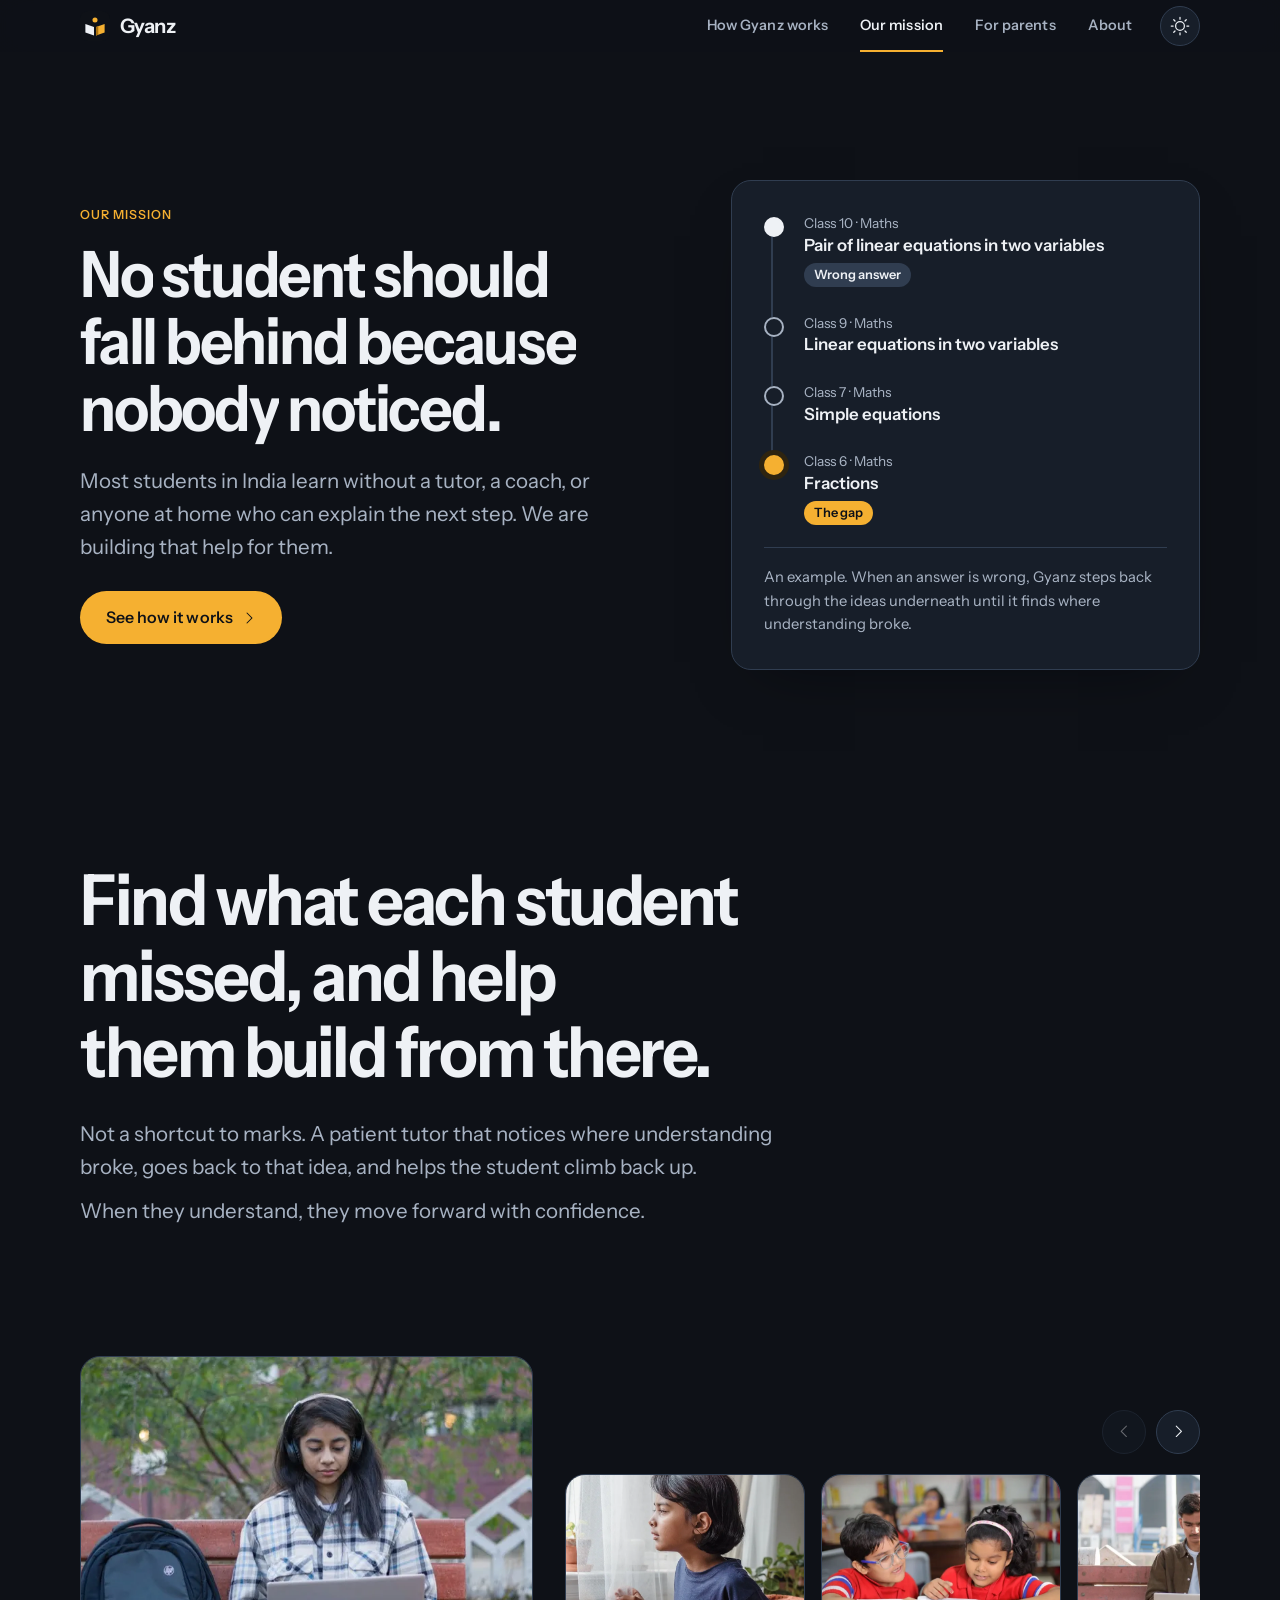
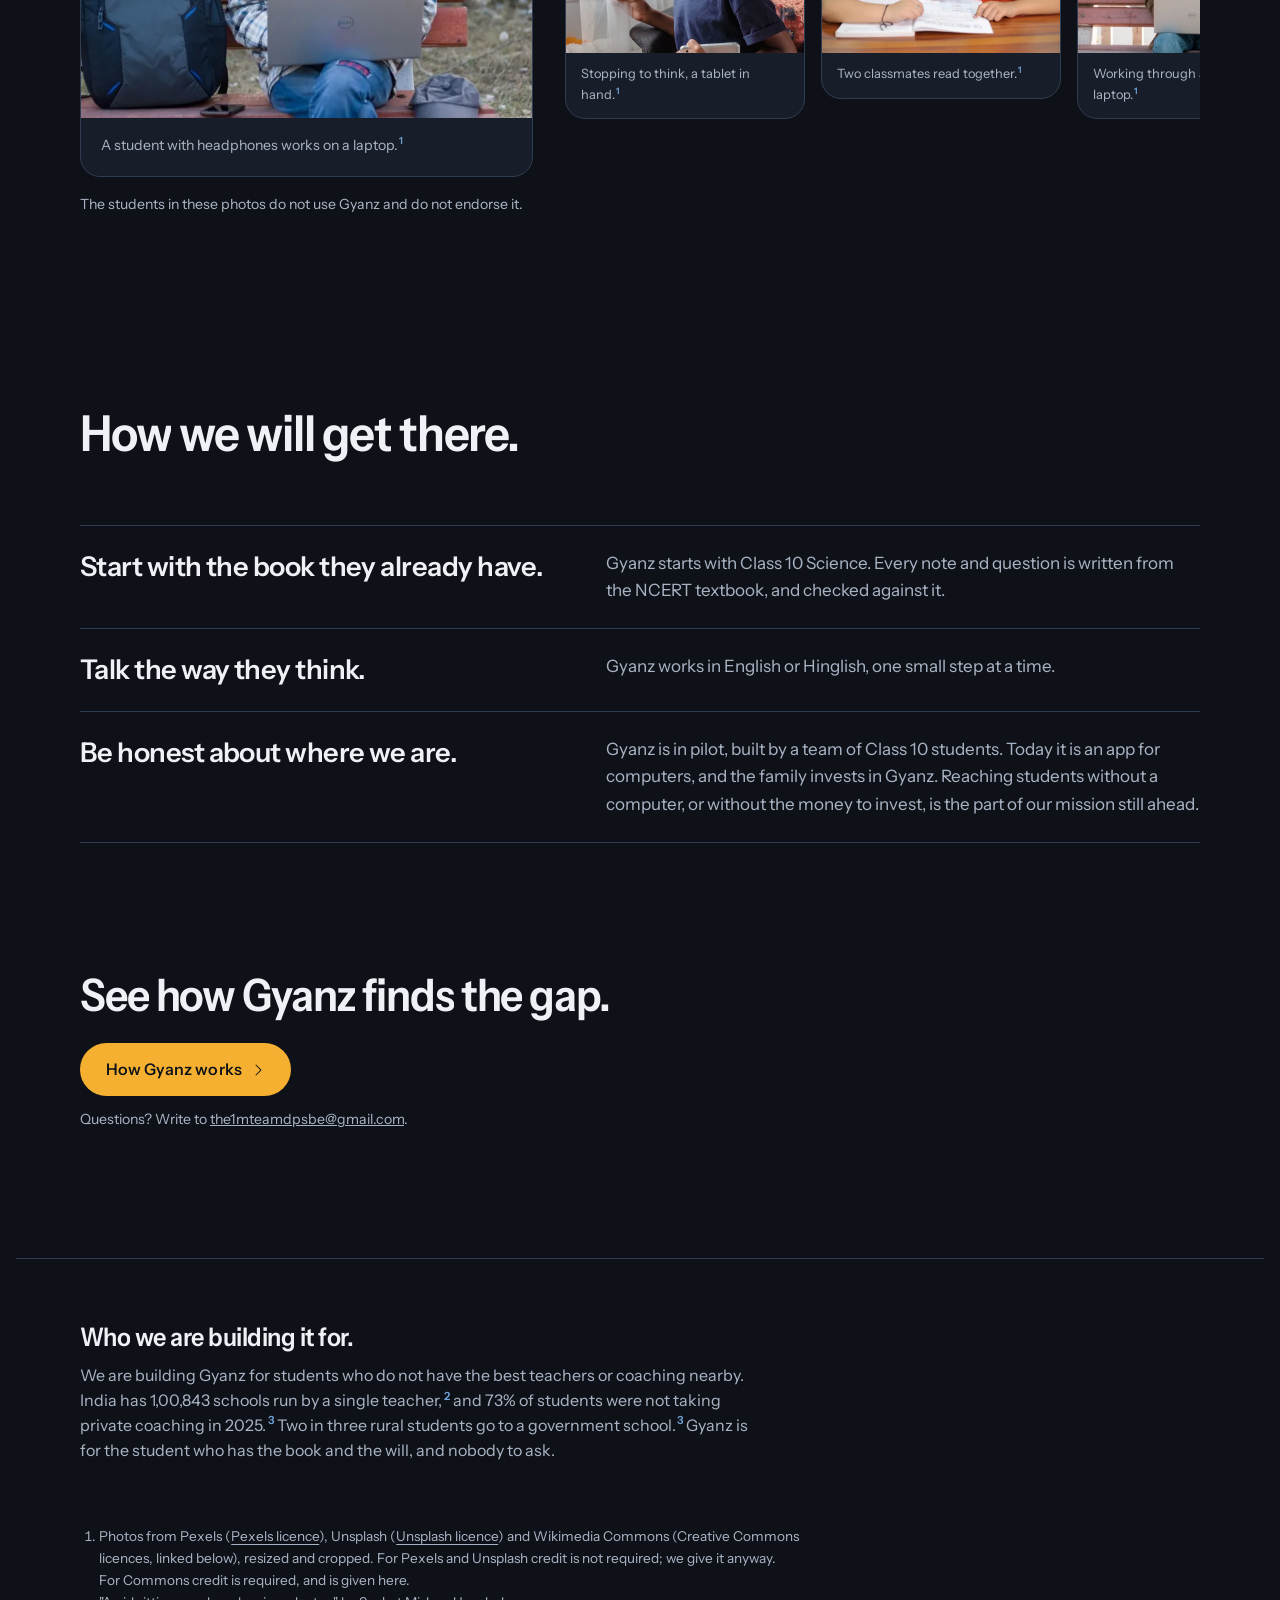
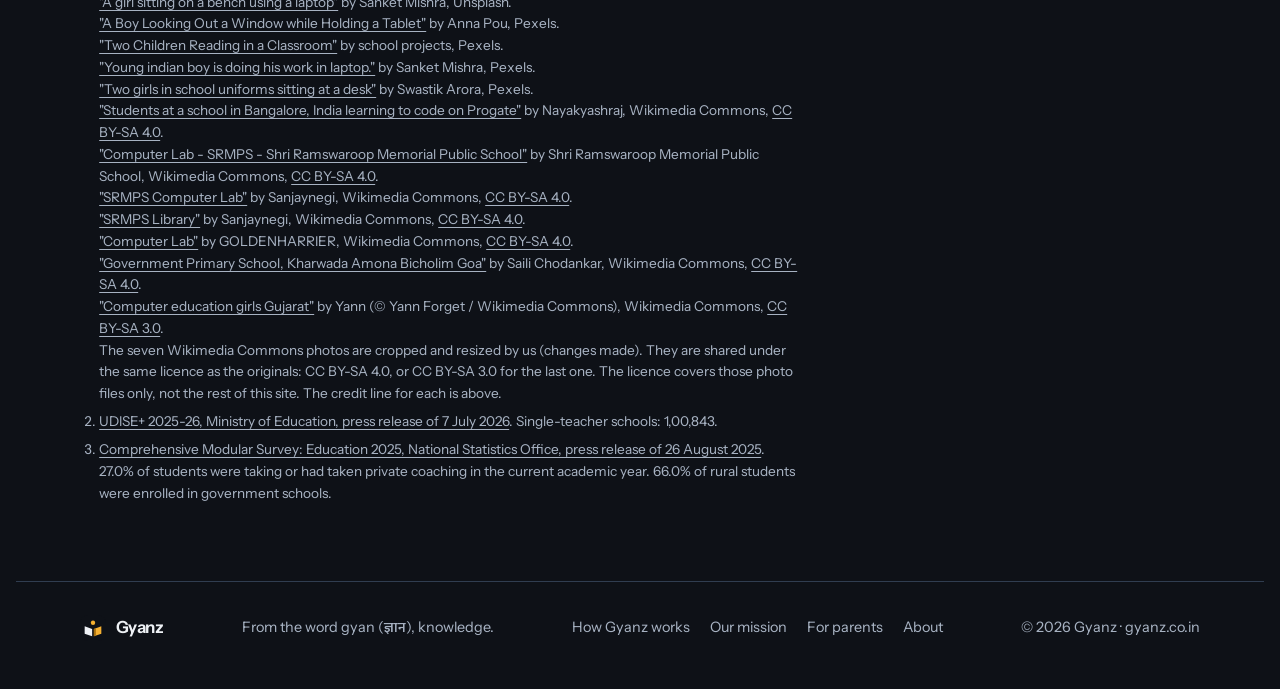
<file: mission/index.html>
<!doctype html>
<html lang="en">
<meta charset="utf-8">
<meta name="viewport" content="width=device-width, initial-scale=1">
<link rel="icon" href="../favicon.svg" type="image/svg+xml">
<script>try{var h=location.hostname;if(location.protocol==='http:'&&(h==='gyanz.co.in'||h.endsWith('.gyanz.co.in')))location.replace('https://'+location.host+location.pathname+location.search+location.hash)}catch(e){}</script>
<title>Our mission · Gyanz</title>
<script>try{if(!location.hash)history.scrollRestoration='manual'}catch(e){}try{var n=performance.getEntriesByType('navigation')[0];if(!location.hash&&!(n&&n.type==='back_forward'))scrollTo(0,0)}catch(e){if(!location.hash)scrollTo(0,0)}document.documentElement.classList.add('js');(function(){var t='dark';try{t=localStorage.getItem('gyanz-theme')==='light'?'light':'dark'}catch(e){}document.documentElement.setAttribute('data-theme',t)})();</script>
<meta name="description" content="Why we are building Gyanz: tutoring for students who learn without anyone to explain the next step.">
<meta name="theme-color" content="#0E1117">
<link rel="canonical" href="https://gyanz.co.in/mission/">
<meta property="og:type" content="website">
<meta property="og:site_name" content="Gyanz">
<meta property="og:title" content="Our mission · Gyanz">
<meta property="og:description" content="Why we are building Gyanz: tutoring for students who learn without anyone to explain the next step.">
<meta property="og:url" content="https://gyanz.co.in/mission/">
<meta property="og:image" content="https://gyanz.co.in/og-image.png">
<meta property="og:image:width" content="1200">
<meta property="og:image:height" content="630">
<meta name="twitter:card" content="summary_large_image">
<link rel="preload" href="../fonts/instrument-sans-latin-wdth-normal.woff2" as="font" type="font/woff2" crossorigin>
<link rel="stylesheet" href="../vendor/lenis.css">
<link rel="stylesheet" href="../site.css">
<a class="skip-link" href="#top">Skip to content</a>
<div class="progress" aria-hidden="true"><i></i></div>

<header class="nav" id="nav">
  <div class="wrap">
    <a class="brand" href="../" aria-label="Gyanz, home"><img class="mark" src="../favicon.svg" alt="" width="30" height="30"><span class="name">Gyanz</span></a>
    <div class="nav-end">
    <nav aria-label="Pages">
      <ul>
        <li><a href="../how-it-works/"><span class="nlong">How Gyanz works</span><span class="nshort" aria-hidden="true">How it works</span></a></li>
        <li><a href="../mission/" aria-current="page"><span class="nlong">Our mission</span><span class="nshort" aria-hidden="true">Mission</span></a></li>
        <li><a href="../parents/"><span class="nlong">For parents</span><span class="nshort" aria-hidden="true">Parents</span></a></li>
        <li><a href="../about/">About</a></li>
      </ul>
    </nav>
    <button class="theme" type="button" data-theme-toggle aria-label="Switch to light theme"><svg class="icon t-sun" aria-hidden="true" focusable="false" viewBox="0 0 256 256" fill="currentColor"><path d="M120,40V16a8,8,0,0,1,16,0V40a8,8,0,0,1-16,0Zm72,88a64,64,0,1,1-64-64A64.07,64.07,0,0,1,192,128Zm-16,0a48,48,0,1,0-48,48A48.05,48.05,0,0,0,176,128ZM58.34,69.66A8,8,0,0,0,69.66,58.34l-16-16A8,8,0,0,0,42.34,53.66Zm0,116.68-16,16a8,8,0,0,0,11.32,11.32l16-16a8,8,0,0,0-11.32-11.32ZM192,72a8,8,0,0,0,5.66-2.34l16-16a8,8,0,0,0-11.32-11.32l-16,16A8,8,0,0,0,192,72Zm5.66,114.34a8,8,0,0,0-11.32,11.32l16,16a8,8,0,0,0,11.32-11.32ZM48,128a8,8,0,0,0-8-8H16a8,8,0,0,0,0,16H40A8,8,0,0,0,48,128Zm80,80a8,8,0,0,0-8,8v24a8,8,0,0,0,16,0V216A8,8,0,0,0,128,208Zm112-88H216a8,8,0,0,0,0,16h24a8,8,0,0,0,0-16Z"/></svg><svg class="icon t-moon" aria-hidden="true" focusable="false" viewBox="0 0 256 256" fill="currentColor"><path d="M233.54,142.23a8,8,0,0,0-8-2,88.08,88.08,0,0,1-109.8-109.8,8,8,0,0,0-10-10,104.84,104.84,0,0,0-52.91,37A104,104,0,0,0,136,224a103.09,103.09,0,0,0,62.52-20.88,104.84,104.84,0,0,0,37-52.91A8,8,0,0,0,233.54,142.23ZM188.9,190.34A88,88,0,0,1,65.66,67.11a89,89,0,0,1,31.4-26A106,106,0,0,0,96,56,104.11,104.11,0,0,0,200,160a106,106,0,0,0,14.92-1.06A89,89,0,0,1,188.9,190.34Z"/></svg></button>
    </div>
  </div>
</header>

<main id="top">
  <section class="intro mission-intro">
    <div class="wrap m-lead">
      <div>
        <span class="eyebrow">Our mission</span>
        <h1>No student should fall behind because nobody noticed.</h1>
        <p class="lead reveal">Most students in India learn without a tutor, a coach, or anyone at home who can explain the next step. We are building that help for them.</p>
        <a class="btn" href="../how-it-works/">See how it works<svg class="icon" aria-hidden="true" focusable="false" viewBox="0 0 256 256" fill="currentColor"><path d="M181.66,133.66l-80,80a8,8,0,0,1-11.32-11.32L164.69,128,90.34,53.66a8,8,0,0,1,11.32-11.32l80,80A8,8,0,0,1,181.66,133.66Z"/></svg></a>
      </div>
      <figure class="trace reveal" aria-label="Example: a wrong answer in Class 10 Maths traced back to fractions in Class 6">
        <ol>
          <li class="node wrong"><small>Class 10 · Maths</small><b>Pair of linear equations in two variables</b><span class="tag">Wrong answer</span></li>
          <li class="node"><small>Class 9 · Maths</small><b>Linear equations in two variables</b></li>
          <li class="node"><small>Class 7 · Maths</small><b>Simple equations</b></li>
          <li class="node gap"><small>Class 6 · Maths</small><b>Fractions</b><span class="tag">The gap</span></li>
        </ol>
        <figcaption>An example. When an answer is wrong, Gyanz steps back through the ideas underneath until it finds where understanding broke.</figcaption>
      </figure>
    </div>
  </section>

  <section class="vision m-statement" id="mission">
    <div class="wrap">
      <h2 class="statement" data-scrub>Find what each student missed, and help them build from there.</h2>
      <p class="lead reveal">Not a shortcut to marks. A patient tutor that notices where understanding broke, goes back to that idea, and helps the student climb back up.</p>
      <p class="lead reveal">When they understand, they move forward with confidence.</p>
    </div>
  </section>

  <section class="m-photos" aria-label="Students using laptops and studying">
    <div class="wrap">
      <div class="m-gal">
        <figure class="pcard m-feature"><div class="frame"><img src="../img/mission/student-girl-laptop-1600.webp" srcset="../img/mission/student-girl-laptop-800.webp 800w, ../img/mission/student-girl-laptop-1600.webp 1600w" sizes="(min-width: 860px) 480px, 92vw" alt="A girl with long dark hair and headphones sits on a bench outdoors, working on a laptop, with a backpack beside her." width="1600" height="1067" loading="lazy" decoding="async"></div><figcaption>A student with headphones works on a laptop.<sup><a href="#fn1">1</a></sup></figcaption></figure>
        <div class="m-side">
          <div class="gnav" data-gnav>
            <button type="button" data-dir="-1" aria-label="Previous photo"><svg class="icon" aria-hidden="true" focusable="false" viewBox="0 0 256 256" fill="currentColor"><path d="M165.66,202.34a8,8,0,0,1-11.32,11.32l-80-80a8,8,0,0,1,0-11.32l80-80a8,8,0,0,1,11.32,11.32L91.31,128Z"/></svg></button>
            <button type="button" data-dir="1" aria-label="Next photo"><svg class="icon" aria-hidden="true" focusable="false" viewBox="0 0 256 256" fill="currentColor"><path d="M181.66,133.66l-80,80a8,8,0,0,1-11.32-11.32L164.69,128,90.34,53.66a8,8,0,0,1,11.32-11.32l80,80A8,8,0,0,1,181.66,133.66Z"/></svg></button>
          </div>
          <div class="rail m-rail" data-rail tabindex="0" role="region" aria-label="Photos of students using laptops and studying">
          <figure class="gcard pcard"><div class="frame"><img src="../img/mission/student-boy-tablet-1600.webp" srcset="../img/mission/student-boy-tablet-800.webp 800w, ../img/mission/student-boy-tablet-1600.webp 1600w" sizes="(min-width: 860px) 400px, 80vw" alt="A boy holds a tablet against his chest and looks thoughtfully out of a window with a sheer curtain." width="1370" height="1027" loading="lazy" decoding="async"></div><figcaption>Stopping to think, a tablet in hand.<sup><a href="#fn1">1</a></sup></figcaption></figure>
          <figure class="gcard pcard"><div class="frame"><img src="../img/mission/student-children-reading-1600.webp" srcset="../img/mission/student-children-reading-800.webp 800w, ../img/mission/student-children-reading-1600.webp 1600w" sizes="(min-width: 860px) 400px, 80vw" alt="A boy with glasses and a girl with a hairband, both in red school polo shirts, read from one open book at a library table." width="1600" height="1067" loading="lazy" decoding="async"></div><figcaption>Two classmates read together.<sup><a href="#fn1">1</a></sup></figcaption></figure>
          <figure class="gcard pcard"><div class="frame"><img src="../img/mission/student-laptop-bench-1600.webp" srcset="../img/mission/student-laptop-bench-800.webp 800w, ../img/mission/student-laptop-bench-1600.webp 1600w" sizes="(min-width: 860px) 400px, 80vw" alt="A young man in a brown shirt sits on a bench outdoors with a laptop on his knees, looking at the screen." width="1600" height="1067" loading="lazy" decoding="async"></div><figcaption>Working through a lesson on a laptop.<sup><a href="#fn1">1</a></sup></figcaption></figure>
          <figure class="gcard pcard"><div class="frame"><img src="../img/mission/student-children-studying-1600.webp" srcset="../img/mission/student-children-studying-800.webp 800w, ../img/mission/student-children-studying-1600.webp 1600w" sizes="(min-width: 860px) 400px, 80vw" alt="Two children in blue school uniforms sit at a desk, one writing and one reading from an open book." width="1600" height="900" loading="lazy" decoding="async"></div><figcaption>Two classmates studying at a desk.<sup><a href="#fn1">1</a></sup></figcaption></figure>
          <figure class="gcard pcard"><div class="frame"><img src="../img/mission/commons-desktops-students-1600.webp" srcset="../img/mission/commons-desktops-students-800.webp 800w, ../img/mission/commons-desktops-students-1600.webp 1600w" sizes="(min-width: 860px) 400px, 80vw" alt="Four students in striped school shirts, seen from behind and the side, sit on red chairs at desktop computers beside a window with orange curtains." width="1600" height="1200" loading="lazy" decoding="async"></div><figcaption>Students at desktop computers.<sup><a href="#fn1">1</a></sup></figcaption></figure>
          <figure class="gcard pcard"><div class="frame"><img src="../img/mission/commons-lab-grey-uniform-1600.webp" srcset="../img/mission/commons-lab-grey-uniform-800.webp 800w, ../img/mission/commons-lab-grey-uniform-1600.webp 1600w" sizes="(min-width: 860px) 400px, 80vw" alt="Boys and girls in grey school uniforms sit at two long rows of desktop computers in a computer lab." width="1600" height="1200" loading="lazy" decoding="async"></div><figcaption>A computer lab, class at work.<sup><a href="#fn1">1</a></sup></figcaption></figure>
          <figure class="gcard pcard"><div class="frame"><img src="../img/mission/commons-lab-blazers-1600.webp" srcset="../img/mission/commons-lab-blazers-800.webp 800w, ../img/mission/commons-lab-blazers-1600.webp 1600w" sizes="(min-width: 860px) 400px, 80vw" alt="Older students in grey blazers sit along long desks at desktop computers in a computer lab." width="1600" height="1200" loading="lazy" decoding="async"></div><figcaption>Students at computers in a long lab.<sup><a href="#fn1">1</a></sup></figcaption></figure>
          <figure class="gcard pcard"><div class="frame"><img src="../img/mission/commons-library-reading-1600.webp" srcset="../img/mission/commons-library-reading-800.webp 800w, ../img/mission/commons-library-reading-1600.webp 1600w" sizes="(min-width: 860px) 400px, 80vw" alt="Children in grey school uniforms sit at blue tables in a library, reading open books." width="1600" height="1200" loading="lazy" decoding="async"></div><figcaption>Reading together in a school library.<sup><a href="#fn1">1</a></sup></figcaption></figure>
          <figure class="gcard pcard"><div class="frame"><img src="../img/mission/commons-lab-red-blazers-1600.webp" srcset="../img/mission/commons-lab-red-blazers-800.webp 800w, ../img/mission/commons-lab-red-blazers-1600.webp 1100w" sizes="(min-width: 860px) 400px, 80vw" alt="Children in red school blazers sit in separate cubicles at desktop computers in a classroom." width="1100" height="825" loading="lazy" decoding="async"></div><figcaption>A class at their computers.<sup><a href="#fn1">1</a></sup></figcaption></figure>
          <figure class="gcard pcard"><div class="frame"><img src="../img/mission/commons-reading-row-1600.webp" srcset="../img/mission/commons-reading-row-800.webp 800w, ../img/mission/commons-reading-row-1600.webp 1600w" sizes="(min-width: 860px) 400px, 80vw" alt="Children in school uniforms sit in a row along a long wooden desk, each with an open book." width="1600" height="1200" loading="lazy" decoding="async"></div><figcaption>Children reading in a row.<sup><a href="#fn1">1</a></sup></figcaption></figure>
          <figure class="gcard pcard"><div class="frame"><img src="../img/mission/commons-girls-computer-1600.webp" srcset="../img/mission/commons-girls-computer-800.webp 800w, ../img/mission/commons-girls-computer-1600.webp 1600w" sizes="(min-width: 860px) 400px, 80vw" alt="Three girls sit at an old desktop computer with a bulky monitor; the nearest one in glasses holds the mouse." width="1600" height="1200" loading="lazy" decoding="async"></div><figcaption>Girls at a computer, photographed in 2007.<sup><a href="#fn1">1</a></sup></figcaption></figure>
          </div>
        </div>
      </div>
      <p class="dl-note">The students in these photos do not use Gyanz and do not endorse it.</p>
    </div>
  </section>

  <section class="m-how" id="how">
    <div class="wrap">
      <h2>How we will get there.</h2>
      <ul class="rows" data-stagger>
        <li class="reveal"><h3>Start with the book they already have.</h3><p>Gyanz starts with Class 10 Science. Every note and question is written from the NCERT textbook, and checked against it.</p></li>
        <li class="reveal"><h3>Talk the way they think.</h3><p>Gyanz works in English or Hinglish, one small step at a time.</p></li>
        <li class="reveal"><h3>Be honest about where we are.</h3><p>Gyanz is in pilot, built by a team of&nbsp;Class 10 students. Today it is an app for computers, and the family invests in Gyanz. Reaching students without a computer, or without the money to invest, is the part of our mission still ahead.</p></li>
      </ul>
    </div>
  </section>

  <section class="closing">
    <div class="wrap">
      <h2>See how Gyanz finds the gap.</h2>
      <a class="btn" href="../how-it-works/">How Gyanz works<svg class="icon" aria-hidden="true" focusable="false" viewBox="0 0 256 256" fill="currentColor"><path d="M181.66,133.66l-80,80a8,8,0,0,1-11.32-11.32L164.69,128,90.34,53.66a8,8,0,0,1,11.32-11.32l80,80A8,8,0,0,1,181.66,133.66Z"/></svg></a>
      <p class="dl-note">Questions? Write to <a href="mailto:the1mteamdpsbe@gmail.com">the1mteamdpsbe@gmail.com</a>.</p>
    </div>
  </section>

  <section class="m-why" id="why">
    <div class="wrap">
      <h2>Who we are building it for.</h2>
      <p class="lead">We are building Gyanz for students who do not have the best teachers or coaching nearby. India has 1,00,843 schools run by a single teacher,<sup><a href="#fn2" id="ref2">2</a></sup> and 73% of students were not taking private coaching in 2025.<sup><a href="#fn3" id="ref3">3</a></sup> Two in three rural students go to a government school.<sup><a href="#fn3" id="ref3b">3</a></sup> Gyanz is for the student who has the book and the will, and nobody to ask.</p>
    </div>
  </section>

  <aside class="footnotes" aria-labelledby="fn-h">
    <div class="wrap">
      <h2 class="vh" id="fn-h">Footnotes</h2>
      <ol>
        <li id="fn1">Photos from Pexels (<a href="https://www.pexels.com/license/" target="_blank" rel="noopener">Pexels licence</a>), Unsplash (<a href="https://unsplash.com/license" target="_blank" rel="noopener">Unsplash licence</a>) and Wikimedia Commons (Creative Commons licences, linked below), resized and cropped. For Pexels and Unsplash credit is not required; we give it anyway. For Commons credit is required, and is given here.
          <br><a href="https://unsplash.com/photos/a-girl-sitting-on-a-bench-using-a-laptop-vvE2GOnGudg" target="_blank" rel="noopener">"A girl sitting on a bench using a laptop"</a> by Sanket Mishra, Unsplash.
          <br><a href="https://www.pexels.com/photo/woman-in-blue-crew-neck-t-shirt-sitting-on-white-plastic-chair-9346139/" target="_blank" rel="noopener">"A Boy Looking Out a Window while Holding a Tablet"</a> by Anna Pou, Pexels.
          <br><a href="https://www.pexels.com/photo/two-children-reading-in-a-classroom-18650478/" target="_blank" rel="noopener">"Two Children Reading in a Classroom"</a> by school projects, Pexels.
          <br><a href="https://www.pexels.com/photo/young-indian-boy-is-doing-his-work-in-laptop-15598850/" target="_blank" rel="noopener">"Young indian boy is doing his work in laptop."</a> by Sanket Mishra, Pexels.
          <br><a href="https://www.pexels.com/photo/two-girls-in-school-uniforms-sitting-at-a-desk-18012459/" target="_blank" rel="noopener">"Two girls in school uniforms sitting at a desk"</a> by Swastik Arora, Pexels.
          <br><a href="https://commons.wikimedia.org/wiki/File:Students_at_a_school_in_Bangalore,_India_learning_to_code_on_Progate.jpg" target="_blank" rel="noopener">"Students at a school in Bangalore, India learning to code on Progate"</a> by Nayakyashraj, Wikimedia Commons, <a href="https://creativecommons.org/licenses/by-sa/4.0/" target="_blank" rel="noopener">CC BY-SA 4.0</a>.
          <br><a href="https://commons.wikimedia.org/wiki/File:Computer_Lab_-_SRMPS_-_Shri_Ramswaroop_Memorial_Public_School.jpg" target="_blank" rel="noopener">"Computer Lab - SRMPS - Shri Ramswaroop Memorial Public School"</a> by Shri Ramswaroop Memorial Public School, Wikimedia Commons, <a href="https://creativecommons.org/licenses/by-sa/4.0/" target="_blank" rel="noopener">CC BY-SA 4.0</a>.
          <br><a href="https://commons.wikimedia.org/wiki/File:SRMPS_Computer_Lab.jpg" target="_blank" rel="noopener">"SRMPS Computer Lab"</a> by Sanjaynegi, Wikimedia Commons, <a href="https://creativecommons.org/licenses/by-sa/4.0/" target="_blank" rel="noopener">CC BY-SA 4.0</a>.
          <br><a href="https://commons.wikimedia.org/wiki/File:SRMPS_Library.jpg" target="_blank" rel="noopener">"SRMPS Library"</a> by Sanjaynegi, Wikimedia Commons, <a href="https://creativecommons.org/licenses/by-sa/4.0/" target="_blank" rel="noopener">CC BY-SA 4.0</a>.
          <br><a href="https://commons.wikimedia.org/wiki/File:Computer_Lab_.jpg" target="_blank" rel="noopener">"Computer Lab"</a> by GOLDENHARRIER, Wikimedia Commons, <a href="https://creativecommons.org/licenses/by-sa/4.0/" target="_blank" rel="noopener">CC BY-SA 4.0</a>.
          <br><a href="https://commons.wikimedia.org/wiki/File:Government_Primary_School,Kharwada_Amona_Bicholim_Goa.jpg" target="_blank" rel="noopener">"Government Primary School, Kharwada Amona Bicholim Goa"</a> by Saili Chodankar, Wikimedia Commons, <a href="https://creativecommons.org/licenses/by-sa/4.0/" target="_blank" rel="noopener">CC BY-SA 4.0</a>.
          <br><a href="https://commons.wikimedia.org/wiki/File:Computer_education_girls_Gujarat.jpg" target="_blank" rel="noopener">"Computer education girls Gujarat"</a> by Yann (© Yann Forget / Wikimedia Commons), Wikimedia Commons, <a href="https://creativecommons.org/licenses/by-sa/3.0/" target="_blank" rel="noopener">CC BY-SA 3.0</a>.
          <br>The seven Wikimedia Commons photos are cropped and resized by us (changes made). They are shared under the same licence as the originals: CC BY-SA 4.0, or CC BY-SA 3.0 for the last one. The licence covers those photo files only, not the rest of this site. The credit line for each is above.</li>
        <li id="fn2"><a href="https://www.pib.gov.in/PressReleasePage.aspx?PRID=2282141" target="_blank" rel="noopener">UDISE+ 2025-26, Ministry of Education, press release of 7 July 2026</a>. Single-teacher schools: 1,00,843.</li>
        <li id="fn3"><a href="https://www.pib.gov.in/PressReleasePage.aspx?PRID=2160863" target="_blank" rel="noopener">Comprehensive Modular Survey: Education 2025, National Statistics Office, press release of 26 August 2025</a>. 27.0% of students were taking or had taken private coaching in the current academic year. 66.0% of rural students were enrolled in government schools.</li>
      </ol>
    </div>
  </aside>
</main>

<footer>
  <div class="wrap">
    <a class="brand" href="../"><img class="mark" src="../favicon.svg" alt="" width="30" height="30">Gyanz</a>
    <span>From the word gyan (<span lang="hi" class="hi">ज्ञान</span>), knowledge.</span>
    <nav class="links" aria-label="Footer"><a href="../how-it-works/">How Gyanz works</a><a href="../mission/">Our mission</a><a href="../parents/">For parents</a><a href="../about/">About</a></nav>
    <span>© 2026 Gyanz · gyanz.co.in</span>
  </div>
</footer>

<script src="../vendor/lenis.min.js" defer></script>
<script src="../site.js" defer></script>
</html>
</file>
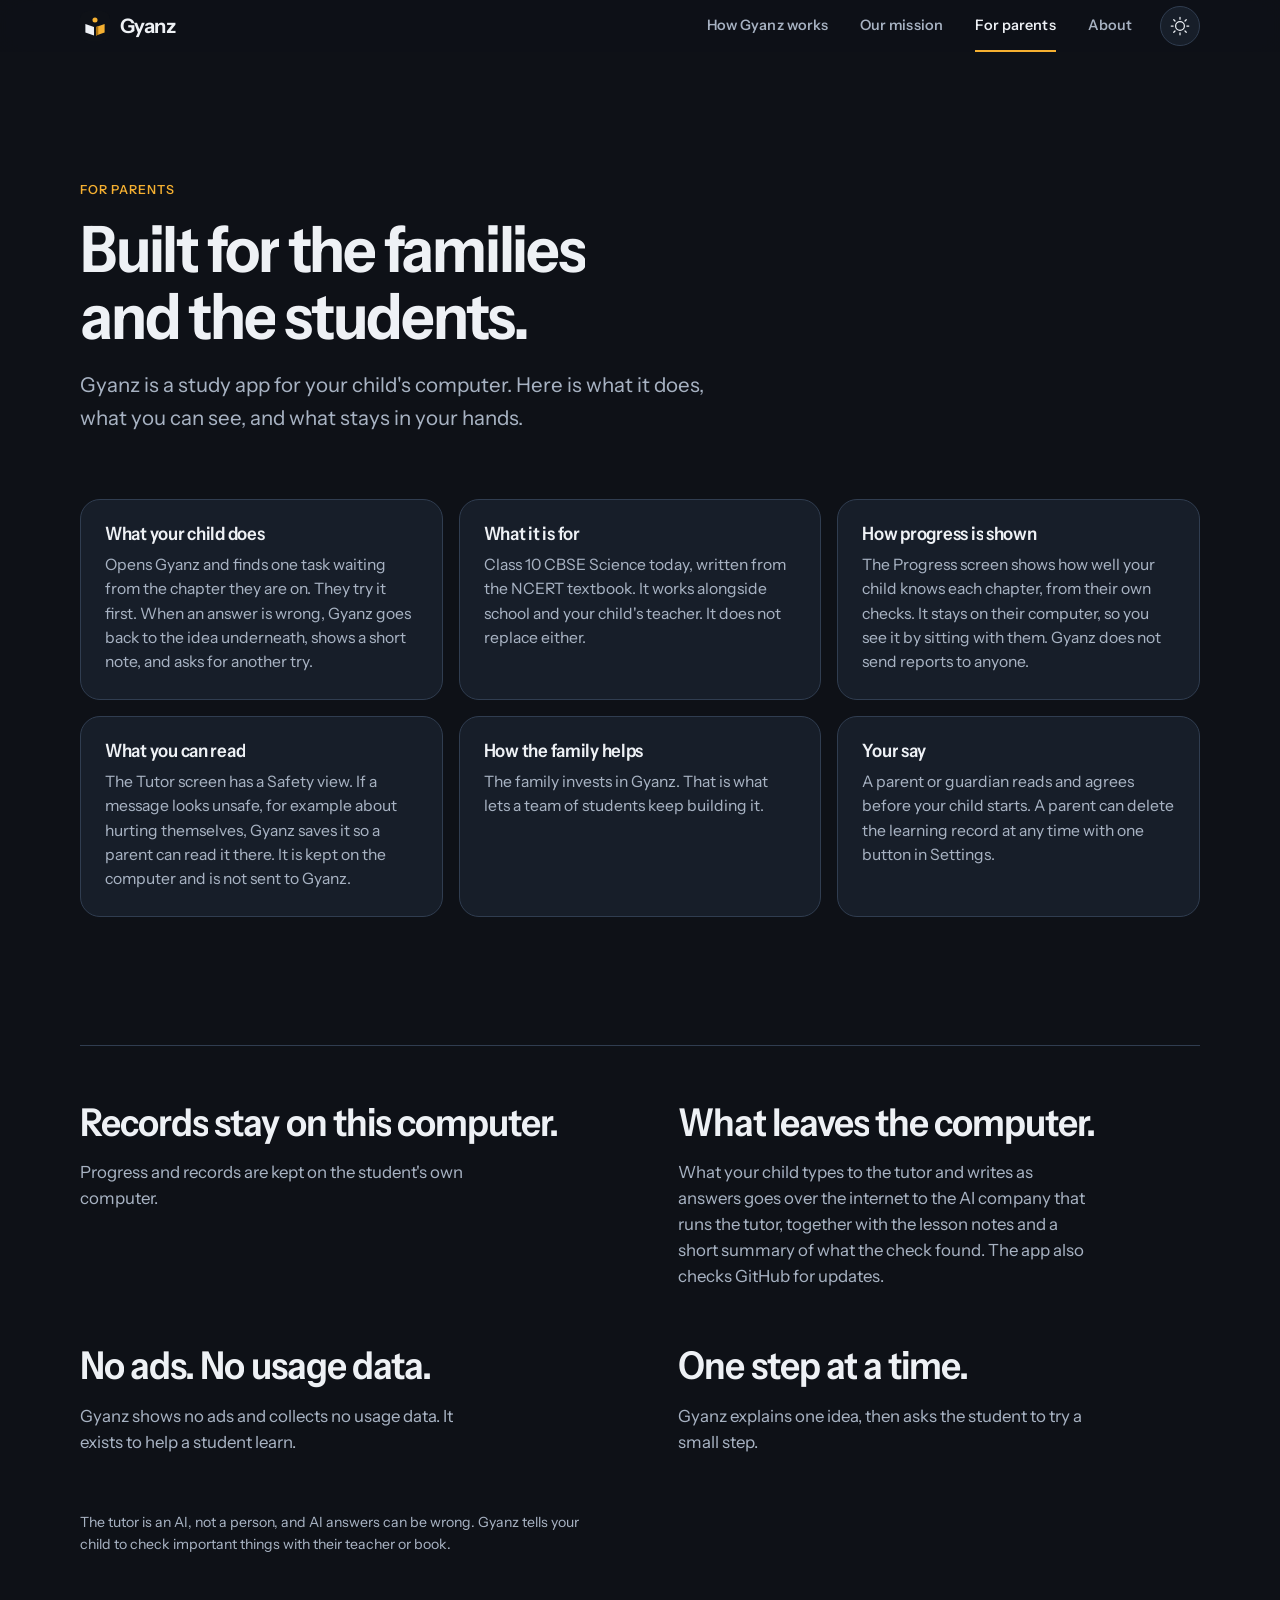
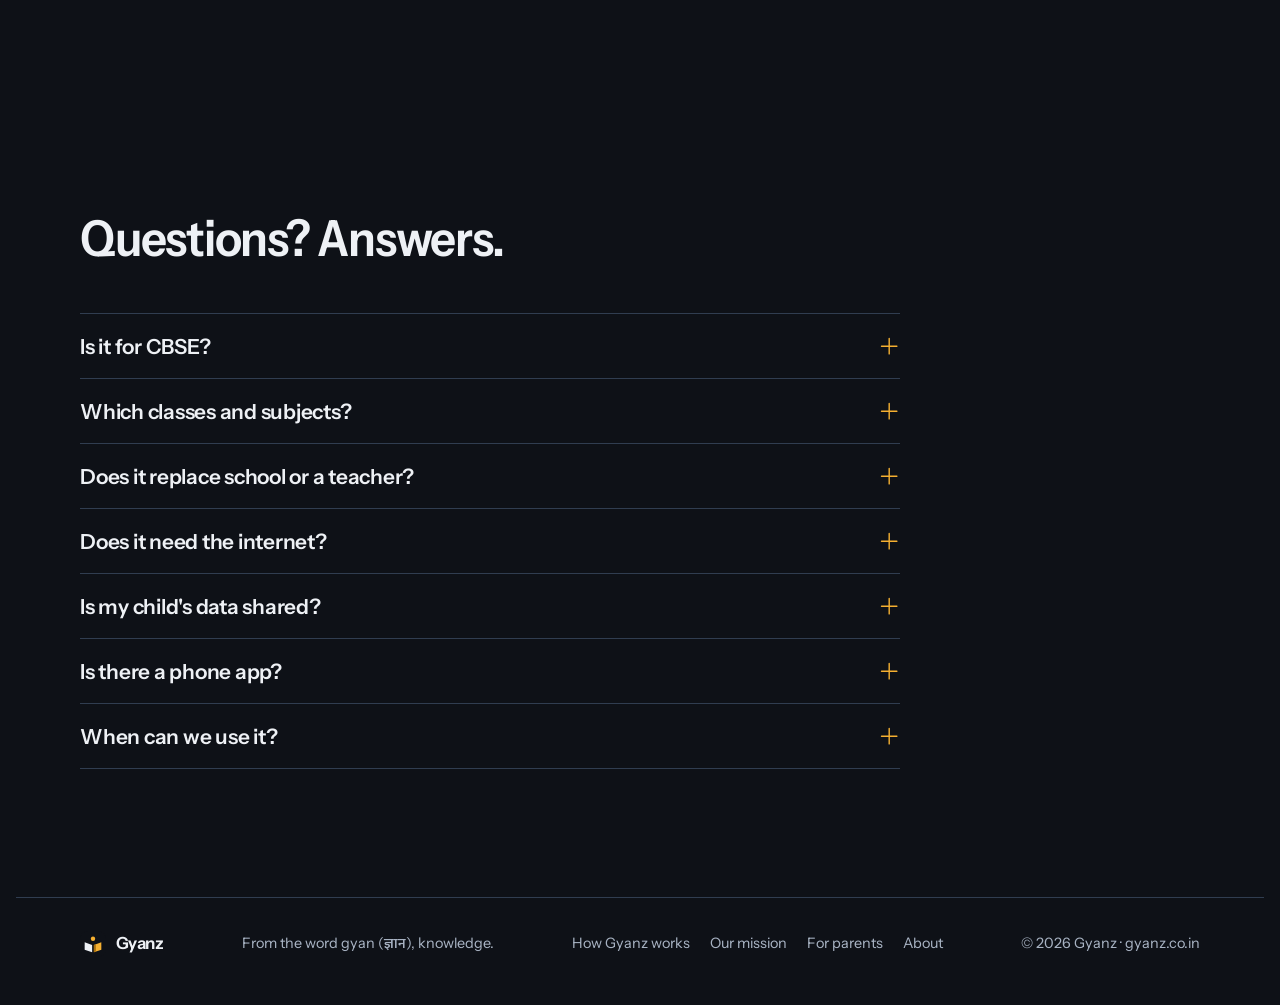
<file: parents/index.html>
<!doctype html>
<html lang="en">
<meta charset="utf-8">
<meta name="viewport" content="width=device-width, initial-scale=1">
<link rel="icon" href="../favicon.svg" type="image/svg+xml">
<script>try{var h=location.hostname;if(location.protocol==='http:'&&(h==='gyanz.co.in'||h.endsWith('.gyanz.co.in')))location.replace('https://'+location.host+location.pathname+location.search+location.hash)}catch(e){}</script>
<title>For parents · Gyanz</title>
<script>try{if(!location.hash)history.scrollRestoration='manual'}catch(e){}try{var n=performance.getEntriesByType('navigation')[0];if(!location.hash&&!(n&&n.type==='back_forward'))scrollTo(0,0)}catch(e){if(!location.hash)scrollTo(0,0)}document.documentElement.classList.add('js');(function(){var t='dark';try{t=localStorage.getItem('gyanz-theme')==='light'?'light':'dark'}catch(e){}document.documentElement.setAttribute('data-theme',t)})();</script>
<meta name="description" content="What stays on the computer, what goes to the AI, and the questions parents ask about Gyanz.">
<meta name="theme-color" content="#0E1117">
<link rel="canonical" href="https://gyanz.co.in/parents/">
<meta property="og:type" content="website">
<meta property="og:site_name" content="Gyanz">
<meta property="og:title" content="For parents · Gyanz">
<meta property="og:description" content="What stays on the computer, what goes to the AI, and the questions parents ask about Gyanz.">
<meta property="og:url" content="https://gyanz.co.in/parents/">
<meta property="og:image" content="https://gyanz.co.in/og-image.png">
<meta property="og:image:width" content="1200">
<meta property="og:image:height" content="630">
<meta name="twitter:card" content="summary_large_image">
<link rel="preload" href="../fonts/instrument-sans-latin-wdth-normal.woff2" as="font" type="font/woff2" crossorigin>
<link rel="stylesheet" href="../vendor/lenis.css">
<link rel="stylesheet" href="../site.css">
<a class="skip-link" href="#top">Skip to content</a>
<div class="progress" aria-hidden="true"><i></i></div>

<header class="nav" id="nav">
  <div class="wrap">
    <a class="brand" href="../" aria-label="Gyanz, home"><img class="mark" src="../favicon.svg" alt="" width="30" height="30"><span class="name">Gyanz</span></a>
    <div class="nav-end">
    <nav aria-label="Pages">
      <ul>
        <li><a href="../how-it-works/"><span class="nlong">How Gyanz works</span><span class="nshort" aria-hidden="true">How it works</span></a></li>
        <li><a href="../mission/"><span class="nlong">Our mission</span><span class="nshort" aria-hidden="true">Mission</span></a></li>
        <li><a href="../parents/" aria-current="page"><span class="nlong">For parents</span><span class="nshort" aria-hidden="true">Parents</span></a></li>
        <li><a href="../about/">About</a></li>
      </ul>
    </nav>
    <button class="theme" type="button" data-theme-toggle aria-label="Switch to light theme"><svg class="icon t-sun" aria-hidden="true" focusable="false" viewBox="0 0 256 256" fill="currentColor"><path d="M120,40V16a8,8,0,0,1,16,0V40a8,8,0,0,1-16,0Zm72,88a64,64,0,1,1-64-64A64.07,64.07,0,0,1,192,128Zm-16,0a48,48,0,1,0-48,48A48.05,48.05,0,0,0,176,128ZM58.34,69.66A8,8,0,0,0,69.66,58.34l-16-16A8,8,0,0,0,42.34,53.66Zm0,116.68-16,16a8,8,0,0,0,11.32,11.32l16-16a8,8,0,0,0-11.32-11.32ZM192,72a8,8,0,0,0,5.66-2.34l16-16a8,8,0,0,0-11.32-11.32l-16,16A8,8,0,0,0,192,72Zm5.66,114.34a8,8,0,0,0-11.32,11.32l16,16a8,8,0,0,0,11.32-11.32ZM48,128a8,8,0,0,0-8-8H16a8,8,0,0,0,0,16H40A8,8,0,0,0,48,128Zm80,80a8,8,0,0,0-8,8v24a8,8,0,0,0,16,0V216A8,8,0,0,0,128,208Zm112-88H216a8,8,0,0,0,0,16h24a8,8,0,0,0,0-16Z"/></svg><svg class="icon t-moon" aria-hidden="true" focusable="false" viewBox="0 0 256 256" fill="currentColor"><path d="M233.54,142.23a8,8,0,0,0-8-2,88.08,88.08,0,0,1-109.8-109.8,8,8,0,0,0-10-10,104.84,104.84,0,0,0-52.91,37A104,104,0,0,0,136,224a103.09,103.09,0,0,0,62.52-20.88,104.84,104.84,0,0,0,37-52.91A8,8,0,0,0,233.54,142.23ZM188.9,190.34A88,88,0,0,1,65.66,67.11a89,89,0,0,1,31.4-26A106,106,0,0,0,96,56,104.11,104.11,0,0,0,200,160a106,106,0,0,0,14.92-1.06A89,89,0,0,1,188.9,190.34Z"/></svg></button>
    </div>
  </div>
</header>

<main id="top">
  <section class="parents">
    <div class="wrap">
      <span class="eyebrow">For parents</span>
      <h1>Built for the families and the students.</h1>
      <p class="lead reveal">Gyanz is a study app for your child's computer. Here is what it does, what you can see, and what stays in your hands.</p>
      <div class="pgrid" data-stagger>
        <div class="pcell reveal"><h2>What your child does</h2><p>Opens Gyanz and finds one task waiting from the chapter they are on. They try it first. When an answer is wrong, Gyanz goes back to the idea underneath, shows a short note, and asks for another try.</p></div>
        <div class="pcell reveal"><h2>What it is for</h2><p>Class 10 CBSE Science today, written from the NCERT textbook. It works alongside school and your child's teacher. It does not replace either.</p></div>
        <div class="pcell reveal"><h2>How progress is shown</h2><p>The Progress screen shows how well your child knows each chapter, from their own checks. It stays on their computer, so you see it by sitting with them. Gyanz does not send reports to anyone.</p></div>
        <div class="pcell reveal"><h2>What you can read</h2><p>The Tutor screen has a Safety view. If a message looks unsafe, for example about hurting themselves, Gyanz saves it so a parent can read it there. It is kept on the computer and is not sent to Gyanz.</p></div>
        <div class="pcell reveal"><h2>How the family helps</h2><p>The family invests in Gyanz. That is what lets a team of students keep building it.</p></div>
        <div class="pcell reveal"><h2>Your say</h2><p>A parent or guardian reads and agrees before your child starts. A parent can delete the learning record at any time with one button in Settings.</p></div>
      </div>
    </div>
  </section>

  <section class="parents p-data">
    <div class="wrap">
      <div class="stmts" data-stagger>
        <div class="stmt reveal"><h2>Records stay on this computer.</h2><p>Progress and records are kept on the student's own computer.</p></div>
        <div class="stmt reveal"><h2>What leaves the computer.</h2><p>What your child types to the tutor and writes as answers goes over the internet to the AI company that runs the tutor, together with the lesson notes and a short summary of what the check found. The app also checks GitHub for updates.</p></div>
        <div class="stmt reveal"><h2>No ads. No usage data.</h2><p>Gyanz shows no ads and collects no usage data. It exists to help a student learn.</p></div>
        <div class="stmt reveal"><h2>One step at a time.</h2><p>Gyanz explains one idea, then asks the student to try a small step.</p></div>
      </div>
      <p class="dl-note p-honest">The tutor is an AI, not a person, and AI answers can be wrong. Gyanz tells your child to check important things with their teacher or book.</p>
    </div>
  </section>

  <section class="faq" id="faq">
    <div class="wrap">
      <h2>Questions? Answers.</h2>
      <div class="qa reveal">
        <details><summary>Is it for CBSE?<svg class="icon" aria-hidden="true" focusable="false" viewBox="0 0 256 256" fill="currentColor"><path d="M224,128a8,8,0,0,1-8,8H136v80a8,8,0,0,1-16,0V136H40a8,8,0,0,1,0-16h80V40a8,8,0,0,1,16,0v80h80A8,8,0,0,1,224,128Z"/></svg></summary><div class="a"><p>Yes. For now, Gyanz is built only for the Indian CBSE curriculum. Every note and question is written from the current NCERT textbook, and checked against it.</p></div></details>
        <details><summary>Which classes and subjects?<svg class="icon" aria-hidden="true" focusable="false" viewBox="0 0 256 256" fill="currentColor"><path d="M224,128a8,8,0,0,1-8,8H136v80a8,8,0,0,1-16,0V136H40a8,8,0,0,1,0-16h80V40a8,8,0,0,1,16,0v80h80A8,8,0,0,1,224,128Z"/></svg></summary><div class="a"><p>Today: Class 10 Science, added chapter by chapter. Next: Class 10 Maths and Social Science, then Class 9.</p></div></details>
        <details><summary>Does it replace school or a teacher?<svg class="icon" aria-hidden="true" focusable="false" viewBox="0 0 256 256" fill="currentColor"><path d="M224,128a8,8,0,0,1-8,8H136v80a8,8,0,0,1-16,0V136H40a8,8,0,0,1,0-16h80V40a8,8,0,0,1,16,0v80h80A8,8,0,0,1,224,128Z"/></svg></summary><div class="a"><p>No. It helps a student practise and find what they missed, alongside school.</p></div></details>
        <details><summary>Does it need the internet?<svg class="icon" aria-hidden="true" focusable="false" viewBox="0 0 256 256" fill="currentColor"><path d="M224,128a8,8,0,0,1-8,8H136v80a8,8,0,0,1-16,0V136H40a8,8,0,0,1,0-16h80V40a8,8,0,0,1,16,0v80h80A8,8,0,0,1,224,128Z"/></svg></summary><div class="a"><p>Reading notes and answering multiple-choice questions work without it. The tutor and the marking of written answers need it.</p></div></details>
        <details><summary>Is my child's data shared?<svg class="icon" aria-hidden="true" focusable="false" viewBox="0 0 256 256" fill="currentColor"><path d="M224,128a8,8,0,0,1-8,8H136v80a8,8,0,0,1-16,0V136H40a8,8,0,0,1,0-16h80V40a8,8,0,0,1,16,0v80h80A8,8,0,0,1,224,128Z"/></svg></summary><div class="a"><p>Records stay on the computer. What your child types to the tutor and writes as answers goes over the internet to the AI company that runs the tutor, together with the lesson notes and a short summary of what the check found.</p><p>That company may keep what it receives for up to 30 days, and longer in some cases. Gyanz shows no ads and collects no usage data.</p></div></details>
        <details><summary>Is there a phone app?<svg class="icon" aria-hidden="true" focusable="false" viewBox="0 0 256 256" fill="currentColor"><path d="M224,128a8,8,0,0,1-8,8H136v80a8,8,0,0,1-16,0V136H40a8,8,0,0,1,0-16h80V40a8,8,0,0,1,16,0v80h80A8,8,0,0,1,224,128Z"/></svg></summary><div class="a"><p>Not now. Gyanz is an app for computers.</p></div></details>
        <details><summary>When can we use it?<svg class="icon" aria-hidden="true" focusable="false" viewBox="0 0 256 256" fill="currentColor"><path d="M224,128a8,8,0,0,1-8,8H136v80a8,8,0,0,1-16,0V136H40a8,8,0,0,1,0-16h80V40a8,8,0,0,1,16,0v80h80A8,8,0,0,1,224,128Z"/></svg></summary><div class="a"><p>Gyanz is in a pilot and is not released yet. Questions? Write to <a href="mailto:the1mteamdpsbe@gmail.com">the1mteamdpsbe@gmail.com</a>.</p></div></details>
      </div>
    </div>
  </section>
</main>

<footer>
  <div class="wrap">
    <a class="brand" href="../"><img class="mark" src="../favicon.svg" alt="" width="30" height="30">Gyanz</a>
    <span>From the word gyan (<span lang="hi" class="hi">ज्ञान</span>), knowledge.</span>
    <nav class="links" aria-label="Footer"><a href="../how-it-works/">How Gyanz works</a><a href="../mission/">Our mission</a><a href="../parents/">For parents</a><a href="../about/">About</a></nav>
    <span>© 2026 Gyanz · gyanz.co.in</span>
  </div>
</footer>

<script src="../vendor/lenis.min.js" defer></script>
<script src="../site.js" defer></script>
</html>
</file>
<file: vendor/lenis.css>
html.lenis,
html.lenis body {
  height: auto;
}

.lenis:not(.lenis-autoToggle).lenis-stopped {
  overflow: clip;
}

.lenis [data-lenis-prevent],
.lenis [data-lenis-prevent-wheel],
.lenis [data-lenis-prevent-touch],
.lenis [data-lenis-prevent-vertical],
.lenis [data-lenis-prevent-horizontal] {
  overscroll-behavior: contain;
}

.lenis.lenis-smooth iframe {
  pointer-events: none;
}

.lenis.lenis-autoToggle {
  transition-property: overflow;
  transition-duration: 1ms;
  transition-behavior: allow-discrete;
}
</file>
<file: site.css>
/* Design plan.
   Layout: calm Apple-style marketing pages. Each section uses a different layout family: a left-aligned hero with a worked example,
   an asymmetric numbers band, full-width tiles, one dark story, a scroll-snap gallery, big privacy statements, an accordion.
   Shapes: buttons and chips are pills, every card, frame and tile uses 20px corners, nothing else is rounded.
   Type: one sans family (Instrument Sans) with tracking and leading tuned to each size, as Apple does with SF Pro. Mukta only for the
   Hindi word. Both are hosted on this site (OFL 1.1, see fonts/OFL.txt), so the pages make no third-party requests.
   Colour: cool neutrals and one saffron accent. One dark tile on Home; the story on How it works uses the page colours.
   Motion: transform and opacity only, and every effect is off under prefers-reduced-motion. */

@font-face { font-family: "Instrument Sans"; src: url("fonts/instrument-sans-latin-wdth-normal.woff2") format("woff2"); font-weight: 400 700; font-stretch: 75% 100%; font-style: normal; font-display: swap; }
@font-face { font-family: "Instrument Sans"; src: url("fonts/instrument-sans-latin-wght-italic.woff2") format("woff2"); font-weight: 400 700; font-style: italic; font-display: swap; }
@font-face { font-family: "Mukta"; src: url("fonts/mukta-gyaan-600.woff2") format("woff2"); font-weight: 600; font-style: normal; font-display: swap; unicode-range: U+0900-097F, U+200C-200D, U+25CC; }
@font-face { font-family: "Instrument Fallback"; src: local("Arial"), local("Helvetica Neue"); size-adjust: 103.2%; ascent-override: 94%; descent-override: 24.2%; line-gap-override: 0%; }

:root {
  /* Dark is the default. The light values below apply only when the toggle sets data-theme="light". */
  /* Palette v1.0 (BRAND_RULES_GYANZ.md): Midnight Charcoal, Elevated Charcoal, Blue Slate, Cloud White, Muted Silver, Gyanz Gold, Link Blue. */
  --bg: #0E1117;
  --surface: #171E29;
  --fg: #EEF1F5;
  --muted: #A7B2C2;
  --line: #303D50;
  --accent: #F5B031;
  --accent-text: #F5B031;
  --link: #6FA3D6;
  --on-accent: #0E1117;
  --accent-tint: #2E2410;
  --glow: rgba(245, 176, 49, 0.10);
  --panel: #244B75;                    /* Trust Blue: a fill, never text */
  --panel-fg: #EEF1F5;
  --panel-muted: #D0DAE8;
  --panel-card: rgba(238, 242, 248, 0.06);
  --panel-line: rgba(238, 242, 248, 0.16);
  --nav-bg: rgba(14, 17, 23, 0.72);
  --shadow: rgba(2, 4, 8, 0.55);
  --radius: 20px;
  --ease: cubic-bezier(0.16, 1, 0.3, 1);
  --font: "Instrument Sans", "Instrument Fallback", system-ui, -apple-system, "Segoe UI", "Helvetica Neue", Arial, "Noto Sans", sans-serif;
  --font-hi: "Mukta", "Kohinoor Devanagari", "Nirmala UI", "Noto Sans Devanagari", sans-serif;
  --gutter-l: max(16px, env(safe-area-inset-left, 0px));
  --gutter-r: max(16px, env(safe-area-inset-right, 0px));
  interpolate-size: allow-keywords;
  color-scheme: dark;
}
:root[data-theme="light"] {
  --bg: #EEF1F5;
  --surface: #FFFFFF;
  --fg: #0E1117;
  --muted: #4A566A;
  --line: #D9DFE9;
  --accent-text: #8F5A00;
  --link: #244B75;
  --accent-tint: #FCEFD3;
  --glow: rgba(245, 176, 49, 0.07);
  --panel: #0E1117;
  --panel-muted: #B3BFD1;
  --nav-bg: rgba(238, 241, 245, 0.72);
  --shadow: rgba(14, 17, 23, 0.28);
  color-scheme: light;
}
@media (prefers-contrast: more) {
  :root { --line: #8D9BB3; --muted: #D5DDEA; --panel-line: rgba(238, 242, 248, 0.4); }
  :root[data-theme="light"] { --line: #65718A; --muted: #2B3647; }
  .nav { background: var(--bg); -webkit-backdrop-filter: none; backdrop-filter: none; box-shadow: 0 1px 0 var(--line); }
}

* { box-sizing: border-box; }
html { scroll-padding-top: 68px; }
html.lenis { scroll-behavior: auto; }
body {
  margin: 0;
  background: var(--bg);
  color: var(--fg);
  font-family: var(--font);
  font-size: 1.0625rem;
  font-weight: 420;
  line-height: 1.6;
  -webkit-font-smoothing: antialiased;
  padding-left: var(--gutter-l);
  padding-right: var(--gutter-r);
}
.wrap { max-width: 1120px; margin-inline: auto; }
h1, h2, h3, p, figure { margin: 0; }
h1, h2 { font-stretch: 92%; text-wrap: balance; }
h1 { font-weight: 650; letter-spacing: -0.035em; line-height: 1.04; font-size: clamp(2.2rem, 5vw, 4rem); max-width: 18ch; }
h2 { font-weight: 620; letter-spacing: -0.025em; line-height: 1.08; font-size: clamp(1.9rem, 4.2vw, 3.1rem); max-width: 20ch; }
h3 { font-size: 1.25rem; line-height: 1.25; letter-spacing: -0.012em; font-weight: 600; }
.lead { font-size: clamp(1.1rem, 1.6vw, 1.3rem); color: var(--muted); max-width: 52ch; }
a { color: inherit; }
:focus-visible { outline: 3px solid var(--accent-text); outline-offset: 3px; border-radius: 6px; }
.skip-link { position: fixed; top: 0.75rem; left: 0.75rem; z-index: 100; padding: 0.6rem 1rem; border-radius: 999px; background: var(--fg); color: var(--bg); font-weight: 600; text-decoration: none; transform: translateY(-200%); }
.skip-link:focus { transform: none; }
section { padding-block: clamp(4rem, 10vw, 8rem); }
.hi { font-family: var(--font-hi); }
.eyebrow { display: block; margin-bottom: 1rem; font-size: 0.78rem; font-weight: 560; text-transform: uppercase; letter-spacing: 0.08em; color: var(--accent-text); }
.vh { position: absolute; width: 1px; height: 1px; margin: -1px; overflow: hidden; clip-path: inset(50%); white-space: nowrap; }
.icon { width: 1.25em; height: 1.25em; flex: none; }
sup { font-size: 0.7em; line-height: 0; margin-left: 0.15em; }
sup a { text-decoration: none; color: var(--link); font-weight: 600; }

/* Reading progress: set by site.js from the scroll position; ends where the useful content ends (before the legal text if the page has it) */
.progress { position: fixed; inset: 0 0 auto 0; height: 2px; z-index: 30; pointer-events: none; display: none; }
.progress i { display: block; height: 100%; background: var(--accent); transform: scaleX(0); transform-origin: left; }
@media (prefers-reduced-motion: no-preference) { .js .progress { display: block; } .progress i { will-change: transform; } }

/* Navigation: thin, translucent, content scrolls under it; it slides away on the way down */
.nav {
  position: sticky;
  top: 0;
  z-index: 20;
  margin-inline: calc(var(--gutter-l) * -1) calc(var(--gutter-r) * -1);
  padding-inline: var(--gutter-l) var(--gutter-r);
  background: var(--nav-bg);
  -webkit-backdrop-filter: blur(18px) saturate(180%);
  backdrop-filter: blur(18px) saturate(180%);
  transition: transform 300ms var(--ease);
}
@supports (animation-timeline: scroll()) {
  @media (prefers-reduced-motion: no-preference) {
    .nav { animation: nav-edge linear both; animation-timeline: scroll(root); animation-range: 0 24px; }
  }
}
@keyframes nav-edge { to { box-shadow: 0 1px 0 var(--line); } }
.nav.hide { transform: translateY(-100%); }
.nav .wrap { display: flex; align-items: center; justify-content: space-between; height: 52px; gap: 16px; }
.brand { display: inline-flex; align-items: center; gap: 10px; font-weight: 650; font-size: 1.25rem; letter-spacing: -0.03em; text-decoration: none; }
.mark { width: 30px; height: 30px; flex: none; border-radius: 8px; }
footer .brand { font-size: 1.05rem; color: var(--fg); }
footer .mark { width: 26px; height: 26px; }
.nav ul { display: flex; gap: clamp(14px, 3vw, 32px); list-style: none; margin: 0; padding: 0; font-size: 0.9rem; font-weight: 560; letter-spacing: 0.005em; }
.nav a { text-decoration: none; color: var(--muted); transition: color 120ms ease-out; }
.nav ul a { display: inline-block; padding-block: 12px; white-space: nowrap; }
.nav a:hover { color: var(--fg); }
.nav .brand { color: var(--fg); }   /* the wordmark is the ink colour in the saved design; only the page links are muted */
.nav-end { display: flex; align-items: center; gap: clamp(14px, 3vw, 28px); }
.theme { display: none; width: 40px; height: 40px; place-items: center; border-radius: 50%; border: 1px solid var(--line); background: var(--surface); color: var(--fg); cursor: pointer; transition: transform 100ms ease-out; }
.js .theme { display: grid; }
.theme:active { transform: scale(0.94); }
.theme .icon { width: 20px; height: 20px; }
:root:not([data-theme="light"]) .t-moon, :root[data-theme="light"] .t-sun { display: none; }

.nav ul a[aria-current="page"] { color: var(--fg); box-shadow: 0 2px 0 var(--accent); }
@media (prefers-reduced-transparency: reduce) {
  .nav { background: var(--bg); -webkit-backdrop-filter: none; backdrop-filter: none; }
}

/* Buttons and links */
.btn {
  display: inline-flex;
  align-items: center;
  gap: 8px;
  min-height: 48px;
  padding: 0.85rem 1.6rem;
  border-radius: 999px;
  background: var(--accent);
  color: var(--on-accent);
  font-weight: 560;
  letter-spacing: 0.005em;
  font-size: 1rem;
  text-decoration: none;
  white-space: nowrap;
  transition: transform 100ms ease-out, filter 120ms ease-out;
}
.btn:hover { filter: brightness(1.06); }
.btn:active { transform: scale(0.97); }
.tlink { display: inline-flex; align-items: center; gap: 2px; min-height: 44px; font-weight: 560; letter-spacing: 0.005em; color: var(--link); text-decoration: none; }
.tlink .icon { width: 1em; height: 1em; transition: transform 200ms var(--ease); }
.tlink:hover .icon { transform: translateX(3px); }

/* Download buttons: shown, not available yet. Outline pill with full-contrast text; no hover, no press. */
.dl { display: flex; flex-wrap: wrap; gap: 10px; }
.dl button { display: inline-flex; align-items: center; gap: 10px; min-height: 48px; padding: 0.6rem 0.9rem 0.6rem 1.1rem; border-radius: 999px; background: var(--surface); border: 1px solid var(--line); color: var(--fg); -webkit-text-fill-color: var(--fg); opacity: 1; font: 560 0.95rem/1 var(--font); letter-spacing: 0.005em; cursor: not-allowed; }
.dl .chip { font-style: normal; padding: 5px 10px; border-radius: 999px; background: var(--accent-tint); color: var(--accent-text); -webkit-text-fill-color: var(--accent-text); font-size: 0.75rem; font-weight: 600; line-height: 1; }
.dl-note { margin-top: 12px; font-size: 0.88rem; color: var(--muted); }

/* Hero */
.hero { position: relative; padding-block: clamp(2rem, 5vw, 6rem) clamp(5.75rem, 8vw, 7rem); }
.hero::before { content: ""; position: absolute; z-index: -1; right: 0; top: 0; width: min(780px, 100%); aspect-ratio: 1; background: radial-gradient(closest-side, var(--glow), transparent); pointer-events: none; }
.hero .wrap { display: grid; grid-template-columns: minmax(0, 1.1fr) minmax(0, 0.9fr); gap: clamp(2rem, 6vw, 5rem); align-items: center; }
.hero h1 { font-size: clamp(2.6rem, 6.2vw, 4.9rem); max-width: 12ch; line-height: 1.08; }
.hero h1 em { font-style: italic; font-stretch: 100%; color: var(--accent-text); padding-right: 0.06em; }
.hero .lead { margin-top: 1.5rem; max-width: 44ch; }
.hero .btn { margin-top: 2rem; }
/* The scroll cue: a round 44px link at the foot of the hero that goes to the first section. Same look in both themes; the move itself is Lenis's anchor handling (a plain jump under reduced motion). */
.scroll-cue { position: absolute; left: 50%; bottom: 28px; width: 44px; height: 44px; margin-left: -22px; display: grid; place-items: center; border-radius: 50%; border: 1px solid var(--line); background: var(--surface); color: var(--fg); text-decoration: none; }
.scroll-cue svg { width: 20px; height: 20px; transform: rotate(90deg); }
@media (prefers-reduced-motion: no-preference) { .scroll-cue { transition: transform 0.15s ease; } .scroll-cue:active { transform: scale(0.94); } }

/* The worked example: one chain of ideas, used in the hero and in the story */
.trace {
  --n-fg: var(--fg); --n-muted: var(--muted); --n-line: var(--line); --n-surface: var(--surface);
  background: var(--surface);
  border: 1px solid var(--line);
  border-radius: var(--radius);
  padding: clamp(1.25rem, 3vw, 2rem);
  box-shadow: 0 24px 60px -32px var(--shadow);
}
.trace ol { list-style: none; margin: 0; padding: 0; display: grid; gap: 0; }
.node { position: relative; padding: 0 0 1.6rem 2.5rem; }
.node:last-child { padding-bottom: 0; }
.node::before { content: ""; position: absolute; left: 7px; top: 22px; bottom: -4px; width: 2px; background: var(--n-line); transform-origin: top; }
.node:last-child::before { display: none; }
.node::after { content: ""; position: absolute; left: 0; top: 4px; width: 16px; height: 16px; border-radius: 50%; border: 2px solid var(--n-muted); background: var(--n-surface); transition: background 300ms ease-out, border-color 300ms ease-out, box-shadow 300ms ease-out; }
.node small { display: block; font-size: 0.85rem; color: var(--n-muted); }
.node b { display: block; font-weight: 600; font-size: 1.05rem; line-height: 1.3; color: var(--n-fg); }
.tag { display: inline-block; margin-top: 6px; padding: 2px 10px; border-radius: 999px; font-size: 0.8rem; font-weight: 600; }
.node.wrong::after { border-color: var(--n-fg); background: var(--n-fg); }
.node.wrong .tag { background: var(--n-line); color: var(--n-fg); }
.node.gap::after { border-color: var(--accent); background: var(--accent); box-shadow: 0 0 0 5px var(--accent-tint); }
.node.gap .tag { background: var(--accent); color: var(--on-accent); }
.trace figcaption { margin-top: 1.4rem; padding-top: 1.1rem; border-top: 1px solid var(--n-line); font-size: 0.92rem; color: var(--n-muted); }

@media (prefers-reduced-motion: no-preference) {
  .hero .copy > :not(h1) { animation: rise 800ms var(--ease) both; }
  .hero .copy > .lead { animation-delay: 80ms; }
  .hero .copy > .btn { animation-delay: 160ms; }
  .hero .trace { animation: materialize 900ms var(--ease) 100ms both; }
  .hero .node { animation: light 700ms var(--ease) both; }
  .hero .node:nth-child(1) { animation-delay: 350ms; }
  .hero .node:nth-child(2) { animation-delay: 950ms; }
  .hero .node:nth-child(3) { animation-delay: 1550ms; }
  .hero .node:nth-child(4) { animation-delay: 2150ms; }
}
@keyframes rise { from { opacity: 0; transform: translateY(12px); } to { opacity: 1; transform: none; } }
@keyframes materialize { from { opacity: 0; transform: scale(0.98); filter: blur(12px); } to { opacity: 1; transform: none; filter: blur(0); } }
@keyframes light { from { opacity: 0.25; transform: translateX(-6px); } to { opacity: 1; transform: none; } }

/* Words: headings rise word by word out of a mask; big statements scrub word opacity with the scroll. site.js adds the spans. */
.wd { display: inline-block; overflow: clip; padding-block: 0.12em; margin-block: -0.12em; vertical-align: top; }
.wi { display: inline-block; transform: translateY(105%); transition: transform 900ms var(--ease); transition-delay: calc(var(--w, 0) * 45ms); }
.wd.in .wi { transform: none; }
.h-now .wi { transition: none; }
@media (prefers-reduced-motion: no-preference) {
  .js main h1:not(.split) { opacity: 0; animation: unhide 0s linear 1.4s forwards; }
}
@keyframes unhide { to { opacity: 1; } }


/* Blocks rise once as they enter. Only starts hidden once the head script has set .js */
@media (prefers-reduced-motion: no-preference) {
  .js .reveal { transition: opacity 800ms var(--ease), transform 800ms var(--ease); transition-delay: calc(var(--d, 0) * 70ms); }
  .js .reveal:not(.in) { opacity: 0; transform: translateY(20px); }
  .js .reveal.skip { transition: none; }
  /* once risen, a tile goes back to its own quick hover transition (without the stagger delay) */
  .js .tile.reveal.set { transition: transform 200ms var(--ease), box-shadow 200ms var(--ease); transition-delay: 0s; }
}

/* Intro on inner pages */
.intro { padding-bottom: clamp(2.5rem, 5vw, 4rem); }
.intro .lead { margin-top: 1.5rem; }

/* Problem: a headline, then an asymmetric band of numbers */
.problem h2 { max-width: 22ch; }
.numbers { display: grid; grid-template-columns: minmax(0, 1.25fr) minmax(0, 1fr); gap: 2.5rem clamp(2rem, 6vw, 5rem); margin-top: clamp(2.5rem, 6vw, 4.5rem); align-items: start; }
.num { display: block; font-weight: 600; font-stretch: 92%; letter-spacing: -0.04em; line-height: 1.04; font-variant-numeric: tabular-nums lining-nums; text-wrap: balance; }
.stat { padding-top: 1.25rem; border-top: 1px solid var(--line); }
.stat p { margin-top: 0.6rem; color: var(--muted); max-width: 32ch; }
.stat.huge .num { font-size: clamp(3.4rem, 9vw, 7.5rem); letter-spacing: -0.05em; }
.stat.huge p { font-size: 1.15rem; }
.side { display: grid; gap: 2rem; }
.side .num { font-size: clamp(2rem, 4vw, 3rem); }
.rows { margin: clamp(3.5rem, 8vw, 6rem) 0 0; padding: 0; list-style: none; }
.rows li { display: grid; grid-template-columns: minmax(0, 0.9fr) minmax(0, 1.1fr); gap: 1rem 2.5rem; padding: 1.5rem 0; border-top: 1px solid var(--line); }
.rows li:last-child { border-bottom: 1px solid var(--line); }
.rows h3 { font-size: clamp(1.25rem, 2.4vw, 1.7rem); letter-spacing: -0.02em; font-weight: 600; }
.rows p { color: var(--muted); }

/* Cause */
.cause h2 { max-width: 18ch; }
.cause .lead { margin-top: 1.5rem; }
.versus { display: grid; grid-template-columns: 1fr 1fr; gap: 16px; margin-top: 3rem; }
.panel { border-radius: var(--radius); padding: clamp(1.5rem, 3.5vw, 2.5rem); }
.panel h3 { font-size: 1.05rem; margin-bottom: 1.1rem; }
.panel ul { list-style: none; margin: 0; padding: 0; display: grid; gap: 0.9rem; font-size: 1.1rem; line-height: 1.4; }
.panel.old { background: var(--surface); border: 1px solid var(--line); }
.panel.old h3, .panel.old li { color: var(--muted); }
.panel.new { background: var(--accent-tint); }
.panel.new h3 { color: var(--accent-text); }
.panel.new li { color: var(--fg); }

.curric { padding-block: clamp(2rem, 5vw, 4rem); }
.curric h2 { max-width: 18ch; }
.curric .lead { margin-top: 1.5rem; }

/* Home tiles: one large, two half, each a different background */
.tiles { display: grid; grid-template-columns: repeat(2, minmax(0, 1fr)); gap: 16px; }
.tile { display: flex; flex-direction: column; gap: 0.9rem; padding: clamp(1.75rem, 5vw, 4rem); border-radius: var(--radius); min-height: clamp(18rem, 32vw, 26rem); }
.tile h2 { font-size: clamp(1.7rem, 3.6vw, 3rem); max-width: 16ch; }
.tile p { max-width: 36ch; color: inherit; opacity: 0.82; font-size: 1.1rem; }
.tile .tlinks { display: flex; flex-wrap: wrap; gap: 0 1.5rem; margin-top: auto; }
.tile.big { grid-column: 1 / -1; background: var(--panel); color: var(--panel-fg); min-height: clamp(20rem, 38vw, 30rem); }
.tile.big .tlink { color: var(--accent); }
.tile.tint { background: var(--accent-tint); }
.tile.plain { background: var(--surface); border: 1px solid var(--line); }
.tile.plain p { color: var(--muted); opacity: 1; }
.closing { padding-top: 0; }
.closing h2 { font-size: clamp(1.9rem, 4vw, 2.8rem); }
.closing .dl { margin-top: 1.5rem; }
.footnotes { padding-block: 0 clamp(3rem, 6vw, 5rem); }
.footnotes ol { margin: 0; padding-left: 1.2rem; font-size: 0.85rem; color: var(--muted); display: grid; gap: 0.4rem; max-width: 80ch; }
.footnotes a { text-underline-offset: 3px; }

/* How it works: the one dark block. It darkens in as the page scrolls to it, and lightens out after.
   A plain two-column block: every step and the whole chain are shown at once, nothing is driven by the scroll. */
.how { --panel: var(--bg); --panel-fg: var(--fg); --panel-muted: var(--muted); --panel-line: var(--line); --panel-card: var(--surface);
  margin-inline: calc(var(--gutter-l) * -1) calc(var(--gutter-r) * -1); padding: 0 var(--gutter-l); background: var(--panel); color: var(--panel-fg); }

.how-stage { padding-block: clamp(4rem, 10vw, 8rem); }
.how-grid { display: grid; grid-template-columns: minmax(0, 1fr) minmax(0, 1fr); gap: clamp(2rem, 6vw, 5rem); align-items: center; }
.how-visual { order: -1; }
.how .trace { --n-fg: var(--panel-fg); --n-muted: var(--panel-muted); --n-line: var(--panel-line); --n-surface: var(--panel); background: var(--panel-card); border-color: var(--panel-line); box-shadow: none; }
.how .node.gap::after { box-shadow: 0 0 0 5px rgba(245, 176, 49, 0.22); }
.how .node.wrong .tag { background: var(--panel-line); }
.steps { list-style: none; margin: 0; padding: 0; display: grid; gap: 1.75rem; }
.steps li { padding-left: 1.5rem; border-left: 2px solid var(--panel-line); transition: border-color 300ms ease-out; }
.steps h2 { margin-bottom: 4px; max-width: none; font-size: 1.25rem; line-height: 1.25; letter-spacing: -0.012em; font-weight: 600; font-stretch: 100%; color: var(--panel-fg); }
.steps p { color: var(--panel-muted); }
.how-cap { margin-top: 1.4rem; padding-top: 1.1rem; border-top: 1px solid var(--panel-line); font-size: 0.95rem; color: var(--panel-muted); min-height: 3.2em; }

/* A conversation */
.feel .head { display: flex; flex-wrap: wrap; align-items: end; justify-content: space-between; gap: 1.25rem; }
.seg { display: none; position: relative; padding: 4px; border: 1px solid var(--line); border-radius: 999px; background: var(--surface); }
.js .seg { display: inline-flex; }
.seg label { position: relative; cursor: pointer; }
.seg input { position: absolute; opacity: 0; inset: 0; margin: 0; cursor: pointer; }
.seg span { display: block; min-width: 96px; min-height: 44px; display: grid; place-items: center; padding: 0 20px; border-radius: 999px; text-align: center; font-size: 0.95rem; font-weight: 560; color: var(--muted); transition: background 200ms ease-out, color 200ms ease-out; }
.seg input:checked + span { background: var(--accent); color: var(--on-accent); }
.seg label:has(input:focus-visible) { outline: 3px solid var(--accent-text); outline-offset: 2px; border-radius: 999px; }
.chat { margin-top: 2.5rem; max-width: 720px; background: var(--surface); border: 1px solid var(--line); border-radius: var(--radius); padding: clamp(1.25rem, 3vw, 2rem); box-shadow: 0 24px 60px -36px var(--shadow); }
.chat .label { display: block; margin-bottom: 1.25rem; font-size: 0.85rem; font-weight: 560; color: var(--muted); }
.talks { display: grid; }
.talk { grid-area: 1 / 1; display: grid; gap: 14px; align-content: start; transition: opacity 200ms ease-out; }
.talk.alt { display: none; }
.js .talk.alt { display: grid; }
.talk:not(.on) { opacity: 0; visibility: hidden; }
.msg { max-width: 88%; padding: 12px 16px; border-radius: 18px; font-size: 1rem; line-height: 1.5; }
.msg small { display: block; margin-bottom: 2px; font-size: 0.75rem; font-weight: 600; letter-spacing: 0.01em; opacity: 0.75; }
/* Gyanz is the gold one (Shaurya, 5 Nov) */
.msg.g { background: var(--accent-tint); border: 1px solid transparent; justify-self: start; border-bottom-left-radius: 6px; }
.msg.s { background: var(--bg); border: 1px solid var(--line); justify-self: end; border-bottom-right-radius: 6px; }

/* Get to know Gyanz: a horizontal scroll-snap gallery */
.gallery-head { display: flex; flex-wrap: wrap; align-items: end; justify-content: space-between; gap: 1.25rem; }
.gnav { display: flex; gap: 10px; }
.gnav button { width: 44px; height: 44px; border-radius: 999px; border: 1px solid var(--line); background: var(--surface); color: var(--fg); display: grid; place-items: center; cursor: pointer; transition: transform 100ms ease-out; }
.gnav button:active:not(:disabled) { transform: scale(0.95); }
.gnav button:disabled { opacity: 0.4; cursor: default; }
.rail { display: flex; gap: 16px; margin-top: 2.5rem; overflow-x: auto; scroll-snap-type: x mandatory; scrollbar-width: none; overscroll-behavior-x: contain; padding-block: 4px; }
.rail::-webkit-scrollbar { display: none; }
.gcard { flex: 0 0 min(82%, 26rem); scroll-snap-align: start; min-height: 15rem; display: flex; flex-direction: column; justify-content: flex-start; gap: 0.75rem; padding: clamp(1.5rem, 3vw, 2.25rem); border-radius: var(--radius); background: var(--surface); border: 1px solid var(--line); }
.gcard.tint { background: var(--accent-tint); border-color: transparent; }
.gcard h3 { text-wrap: balance; font-size: clamp(1.5rem, 2.6vw, 2rem); letter-spacing: -0.02em; line-height: 1.1; font-weight: 620; }
.gcard p { color: var(--muted); }
.gcard.tint p { color: var(--fg); opacity: 0.8; }

/* For parents: big statements */
.parents h1 { max-width: 16ch; }
.stmts { margin-top: clamp(3rem, 7vw, 5.5rem); display: grid; gap: clamp(3rem, 7vw, 5.5rem); }
.stmt { max-width: 46rem; }
.stmt h2 { font-size: clamp(2rem, 5vw, 3.6rem); max-width: 16ch; }
.stmt p { margin-top: 1rem; font-size: 1.2rem; line-height: 1.55; color: var(--muted); max-width: 40ch; }

/* Questions: native details */
.faq h2 { max-width: 18ch; }
.qa { margin-top: 3rem; max-width: 820px; border-top: 1px solid var(--line); }
.qa details { border-bottom: 1px solid var(--line); }
.qa summary { display: flex; align-items: center; justify-content: space-between; gap: 1.5rem; min-height: 64px; padding-block: 14px; cursor: pointer; list-style: none; font-weight: 600; letter-spacing: -0.012em; font-size: clamp(1.1rem, 2vw, 1.3rem); }
.qa summary::-webkit-details-marker { display: none; }
.qa summary .icon { width: 1.4rem; height: 1.4rem; color: var(--accent-text); transition: transform 300ms var(--ease); }
.qa details[open] summary .icon { transform: rotate(45deg); }
.qa .a { padding-bottom: 1.4rem; color: var(--muted); max-width: 62ch; }
.qa .a p + p { margin-top: 10px; }
@supports selector(::details-content) {
  @media (prefers-reduced-motion: no-preference) {
    .qa details::details-content { block-size: 0; overflow: clip; transition: block-size 300ms var(--ease), content-visibility 300ms allow-discrete; }
    .qa details[open]::details-content { block-size: auto; }
  }
}

/* About */
.about .prose { max-width: 60ch; margin-inline: auto; }
.about h1 { max-width: 16ch; font-size: clamp(2.2rem, 5.4vw, 4rem); }
.about p { margin-top: 1.5rem; font-size: 1.2rem; line-height: 1.65; }
.about h1 + p { margin-top: 2.25rem; }
.about .closer { font-style: italic; font-weight: 600; font-stretch: 92%; font-size: clamp(2rem, 4.4vw, 3rem); line-height: 1.15; letter-spacing: -0.03em; margin-top: 2.5rem; color: var(--accent-text); padding-bottom: 0.1em; }
.about .sign { position: relative; margin-top: 2rem; padding-top: 1.25rem; font-size: 0.95rem; color: var(--muted); }
.about .sign::before { content: ""; position: absolute; top: 0; left: 0; width: 48px; height: 1px; background: var(--muted); }
.vision .statement { max-width: 16ch; font-size: clamp(2.3rem, 6vw, 4.4rem); letter-spacing: -0.035em; line-height: 1.08; font-weight: 650; }
.vision .lead { margin-top: 1.75rem; }
.vision .lead + .lead { margin-top: 0.75rem; }

/* Today */
.status { padding-bottom: clamp(3rem, 7vw, 6rem); }
.status .box { background: var(--surface); border: 1px solid var(--line); border-radius: var(--radius); padding: clamp(1.75rem, 5vw, 4rem); }
.wordmark { display: flex; flex-wrap: wrap; align-items: flex-end; gap: 0.25rem clamp(1rem, 3vw, 2.25rem); padding-bottom: clamp(1.75rem, 4vw, 3rem); border-bottom: 1px solid var(--line); }
.hi-big { font-family: var(--font-hi); font-weight: 600; font-size: clamp(4.5rem, 14vw, 9rem); line-height: 1.25; color: var(--accent-text); }
.wordmark .from { padding-bottom: clamp(1rem, 2.6vw, 2rem); font-size: clamp(1rem, 1.6vw, 1.2rem); color: var(--muted); max-width: 16ch; line-height: 1.35; }
.wordmark .from em { font-style: italic; color: var(--fg); }
.today-h { margin-top: clamp(1.75rem, 4vw, 3rem); }
.tl { list-style: none; margin: 3rem 0 0; padding: 0; display: grid; grid-template-columns: repeat(3, minmax(0, 1fr)); gap: 2rem; }
.tl li { position: relative; padding-top: 1.75rem; border-top: 2px solid var(--line); }
.tl li::before { content: ""; position: absolute; top: -7px; left: 0; width: 12px; height: 12px; border-radius: 50%; background: var(--surface); border: 2px solid var(--muted); }
.tl li.now { border-top-color: var(--accent); }
.tl li.now::before { background: var(--accent); border-color: var(--accent); box-shadow: 0 0 0 5px var(--accent-tint); }
.tl h3 { font-size: 1.4rem; margin-bottom: 6px; font-weight: 620; }
.tl p { color: var(--muted); }
.sofar { margin-top: 3rem; padding-top: 2rem; border-top: 1px solid var(--line); }
.sofar > h3 { font-size: 1.4rem; font-weight: 620; margin-bottom: 1.25rem; }
.sofar .stats { display: grid; grid-template-columns: repeat(4, minmax(0, 1fr)); gap: 2rem clamp(1.5rem, 4vw, 3.5rem); }
.sofar .num { font-size: clamp(2rem, 3.8vw, 3rem); }
.get { margin-top: 3rem; padding-top: 2rem; border-top: 1px solid var(--line); }
.get h3 { font-size: 1.4rem; font-weight: 620; }
.get .dl { margin-top: 1rem; }

/* Legal small print: the last thing on About, set well apart from the content */
.legal { padding-block: clamp(5rem, 14vw, 10rem) clamp(2rem, 5vw, 3rem); }
.legal .wrap { max-width: 46rem; margin-inline: 0 auto; }
.legal h2, .legal h3 { max-width: none; font-size: 0.8rem; line-height: 1.5; letter-spacing: 0.02em; font-stretch: 100%; font-weight: 600; color: var(--muted); margin-top: 1.5rem; }
.legal h2 { margin-top: 0; }
.legal a { text-decoration: underline; text-underline-offset: 2px; }
.legal p, .legal li { font-size: 0.8rem; line-height: 1.6; color: var(--muted); margin-top: 0.4rem; }
.legal ul { padding-left: 1.1rem; margin: 0; }

footer { padding-block: 2rem 3rem; border-top: 1px solid var(--line); color: var(--muted); font-size: 0.9rem; }
footer .wrap { display: flex; justify-content: space-between; align-items: center; flex-wrap: wrap; gap: 12px 24px; }
footer .links { display: flex; flex-wrap: wrap; gap: 8px 20px; }
footer .links a { text-decoration: none; }
footer .links a:hover { color: var(--fg); }

.nf { min-height: 60dvh; display: flex; align-items: center; }
.nf h1 { margin-bottom: 1.25rem; }
.nf .btn { margin-top: 2rem; }



@media (hover: hover) and (pointer: fine) {
  .tile, .gcard { transition: transform 200ms var(--ease), box-shadow 200ms var(--ease); }
  .tile:hover, .gcard:hover { transform: translateY(-2px); box-shadow: 0 18px 40px -26px var(--shadow); }
}

@media (max-width: 860px) {
  .hero .wrap { grid-template-columns: minmax(0, 1fr); }
  .numbers { grid-template-columns: minmax(0, 1fr); }
  .rows li { grid-template-columns: minmax(0, 1fr); gap: 6px; padding: 1.25rem 0; }
  .versus { grid-template-columns: minmax(0, 1fr); }
  .tiles { grid-template-columns: minmax(0, 1fr); }
  .tile { min-height: 0; }
  .how-grid { grid-template-columns: minmax(0, 1fr); }
  .how-visual { order: 2; }
  .how-stage { padding-block: 4rem; }
  .rail { margin-inline: calc(var(--gutter-l) * -1) calc(var(--gutter-r) * -1); padding-inline: var(--gutter-l) var(--gutter-r); scroll-padding-inline: var(--gutter-l); }
  .gcard { flex-basis: 80%; min-height: 13rem; }
  .dl { flex-direction: column; }
  .dl button { width: 100%; justify-content: space-between; }
  .sofar .stats { grid-template-columns: minmax(0, 1fr) minmax(0, 1fr); }
  .tl { grid-template-columns: minmax(0, 1fr); gap: 0; margin-top: 2.25rem; padding-left: 1.4rem; }
  .tl li { border-top: 0; border-left: 2px solid var(--line); padding: 0 0 1.75rem 1.6rem; }
  .tl li:last-child { padding-bottom: 0; }
  .tl li::before { top: 2px; left: -8px; }
  .tl li.now { border-left-color: var(--accent); }
}
@media (max-width: 480px) {
  .nav .wrap { gap: 10px; }
  .nav ul { gap: 12px; font-size: 0.82rem; }
  .nav-end { gap: 10px; }
  .theme { width: 38px; height: 38px; }
  .brand { font-size: 1.15rem; gap: 8px; }
  .mark { width: 28px; height: 28px; }
  .msg { max-width: 94%; }
  .sofar .stats { grid-template-columns: minmax(0, 1fr); }
}
@media (max-width: 340px) {
  .nav ul { gap: 8px; font-size: 0.76rem; }
  .nav-end { gap: 6px; }
  .theme { width: 36px; height: 36px; }
}
@media (max-width: 400px) {
  .nav .brand { padding: 8px; margin: -8px; }   /* the logo alone is 28px: widen the tap area to 44px without moving anything */
  .brand .name { position: absolute; width: 1px; height: 1px; margin: -1px; overflow: hidden; clip-path: inset(50%); white-space: nowrap; }
}
@media (prefers-reduced-motion: reduce) {
  .btn, .theme, .nav, .tile, .gcard, .tlink .icon { transition: none; }
}


/* Our mission: one wide photo, the numbers band from Home, the photo rail (the How it works gallery with photos in the cards),
   the scrubbed statement from About beside a photo, and the rows from Home. No new colours, radii or type sizes. */
.photo { margin: 0; }
.photo .frame { position: relative; overflow: clip; border-radius: var(--radius); background: var(--surface); aspect-ratio: 16 / 10; }
.photo .frame img { display: block; width: 100%; height: 100%; object-fit: cover; }
.photo figcaption, .pcard figcaption { margin-top: 0.9rem; font-size: 0.88rem; color: var(--muted); }
.m-hero { padding-block: 0; }
@supports (animation-timeline: view()) {
  @media (prefers-reduced-motion: no-preference) {
    /* the photo settles from a slight zoom as it comes into view, inside its fixed frame */
    .photo.wide img { animation: m-settle linear both; animation-timeline: view(); animation-range: entry 0% cover 45%; }
  }
}
@keyframes m-settle { from { transform: scale(1.08); } to { transform: none; } }
.pcard { padding: 0; gap: 0; min-height: 0; overflow: clip; margin: 0; }
.pcard .frame { aspect-ratio: 4 / 3; overflow: clip; background: var(--panel); }
.pcard .frame img { display: block; width: 100%; height: 100%; object-fit: cover; }
.pcard figcaption { margin: 0; padding: 1rem 1.25rem 1.2rem; }
.m-split { display: grid; grid-template-columns: minmax(0, 1.15fr) minmax(0, 0.85fr); gap: clamp(2rem, 6vw, 5rem); align-items: center; }
.photo.tall .frame { aspect-ratio: 4 / 5; }
.m-how .rows { margin-top: clamp(2.5rem, 6vw, 4rem); }
@media (max-width: 860px) { .m-split { grid-template-columns: minmax(0, 1fr); } .photo.tall .frame { aspect-ratio: 4 / 3; } }
.closing .btn { margin-top: 1.5rem; }
.closing .btn .icon { width: 1em; height: 1em; }
/* Four pages in the nav: on phones "Our mission" and "For parents" show as "Mission" and "Parents"; screen readers hear the full name */
.nav .nshort { display: none; }
@media (max-width: 560px) {
  .nav .nshort { display: inline; }
  .nav .nlong { position: absolute; width: 1px; height: 1px; margin: -1px; overflow: hidden; clip-path: inset(50%); white-space: nowrap; }
}

/* Our mission, 4 Nov 2026: the product story leads; the people it is for sit in one calm block at the bottom, above the footnotes. */
.m-lead { display: grid; grid-template-columns: minmax(0, 1.1fr) minmax(0, 0.9fr); gap: clamp(2rem, 6vw, 5rem); align-items: center; }
.m-lead .btn { margin-top: 1.75rem; }
.m-lead .btn .icon { width: 1em; height: 1em; }
.m-lead .trace { margin: 0; }
.m-statement .wrap > * { max-width: 46rem; }
.m-statement .statement { max-width: 18ch; }
.m-why { padding-block: clamp(2.5rem, 6vw, 4rem); border-top: 1px solid var(--line); }
.m-why h2 { font-size: clamp(1.25rem, 2.4vw, 1.6rem); letter-spacing: -0.02em; font-weight: 600; }
.m-why .lead { margin-top: 0.75rem; font-size: 1rem; line-height: 1.55; max-width: 62ch; color: var(--muted); }
.m-why .lead sup { font-size: 0.7em; }
.m-rail { margin-top: 1.5rem; align-items: flex-start; }
.m-rail .pcard .frame { aspect-ratio: 4 / 3; }
.m-rail .gcard { flex: 0 0 min(240px, 62vw); }
.m-rail .pcard figcaption { font-size: 0.8rem; padding: 0.7rem 0.9rem 0.8rem; }
@media (max-width: 860px) { .m-lead { grid-template-columns: minmax(0, 1fr); } }

/* For parents, 4 Nov 2026: a short grid of what a parent wants to know before the longer statements. */
.parents .lead { margin-top: 1.25rem; max-width: 46ch; }
.pgrid { margin-top: clamp(2.5rem, 6vw, 4rem); display: grid; grid-template-columns: repeat(3, minmax(0, 1fr)); gap: 1rem; }
.pcell { padding: 1.5rem; border: 1px solid var(--line); border-radius: var(--radius); background: var(--surface); }
.pcell h2 { font-size: 1.15rem; letter-spacing: -0.015em; font-weight: 600; }
.pcell p { margin-top: 0.6rem; color: var(--muted); font-size: 0.98rem; line-height: 1.55; }
.p-data { padding-top: 0; }
.p-data .stmts { margin-top: 0; }
.p-data .stmt h2 { font-size: clamp(1.6rem, 3.6vw, 2.4rem); }
.p-data .stmt p { font-size: 1.05rem; }
.p-honest { margin-top: clamp(2rem, 5vw, 3.5rem); max-width: 56ch; }
@media (max-width: 980px) { .pgrid { grid-template-columns: repeat(2, minmax(0, 1fr)); } }
@media (max-width: 620px) { .pgrid { grid-template-columns: minmax(0, 1fr); } }
.p-data .stmts { grid-template-columns: repeat(2, minmax(0, 1fr)); gap: clamp(2rem, 5vw, 3.5rem) clamp(2rem, 6vw, 5rem); border-top: 1px solid var(--line); padding-top: clamp(2rem, 5vw, 3.5rem); }
.p-data .stmt { max-width: none; }
.p-data .stmt h2 { max-width: 20ch; }
.p-data .stmt p { max-width: 38ch; }
@media (max-width: 760px) { .p-data .stmts { grid-template-columns: minmax(0, 1fr); } }

/* Our mission: the student photos sit under the statement; the numbers block stays at the bottom */
.m-photos { padding-block: 0 clamp(2.5rem, 6vw, 4rem); }
.m-photos .m-rail { margin-top: 0; }
.m-photos .dl-note { margin-top: 1rem; }

/* Our mission photos, 5 Nov 2026: one larger photo on the left, the rest in the sliding row beside it (stacked on a phone). */
.m-gal { display: grid; grid-template-columns: minmax(0, 5fr) minmax(0, 7fr); gap: clamp(1rem, 3vw, 2rem); align-items: center; }
.m-feature { margin: 0; border-radius: var(--radius); background: var(--surface); border: 1px solid var(--line); }
.m-feature .frame { aspect-ratio: 5 / 4; }
.m-feature figcaption { font-size: 0.88rem; }
.m-side { min-width: 0; display: flex; flex-direction: column; gap: 1rem; align-items: stretch; }
.m-side .gnav { justify-content: flex-end; }
.m-side .m-rail { margin-top: 0; }
@media (max-width: 860px) { .m-gal { grid-template-columns: minmax(0, 1fr); } .m-feature .frame { aspect-ratio: 4 / 3; } }
</file>
